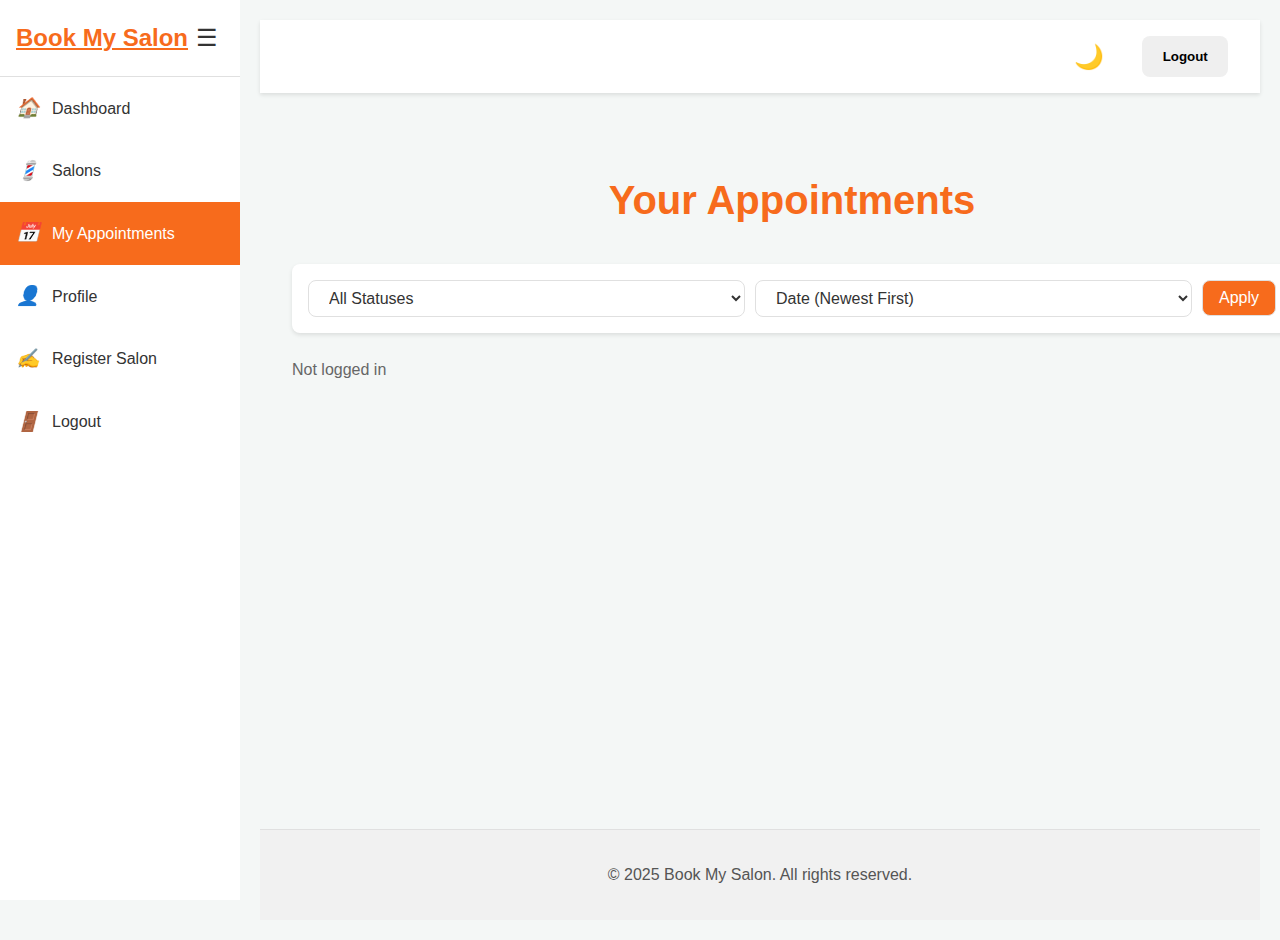
<file: appointments.html>
<!DOCTYPE html>
<html lang="en">
<head>
    <meta charset="UTF-8" />
    <meta name="viewport" content="width=device-width, initial-scale=1.0" />
    <title>My Appointments | Book My Salon</title>
    <link rel="stylesheet" href="global.css">
    <link rel="stylesheet" href="https://cdnjs.cloudflare.com/ajax/libs/font-awesome/6.0.0-beta3/css/all.min.css">
    <style>
        /* appointments.html specific styles */
        /* Theme variables are now exclusively managed in global.css, no duplicates needed here. */
        
        /* Styles for the content container *within* the main-content-area */
        .appointments-container {
            padding: 3rem 2rem; /* Add padding inside the main content area */
            max-width: 1000px;
            margin: 0 auto;
            width: 100%;
        }

        .appointments-container h1 {
            color: var(--accent-primary); /* Uses variable from global.css */
            margin-bottom: 2rem;
            font-size: 2.5rem;
            text-align: center;
        }
        
        .appointment-card {
            background: var(--card-bg); /* Uses variable from global.css */
            padding: 1.5rem;
            border-radius: var(--border-radius); /* Use global variable */
            box-shadow: 0 2px 10px var(--card-shadow); /* Uses variable from global.css */
            margin-bottom: 1rem;
            border-left: 5px solid var(--accent-primary); /* Uses variable from global.css */
            transition: all 0.3s;
        }
        .appointment-card:hover {
            box-shadow: 0 4px 15px var(--card-shadow); /* Uses variable from global.css */
            transform: translateY(-2px);
        }
        .appointment-card h3 {
            margin-top: 0;
            color: var(--text-heading); /* Use global variable */
            display: flex;
            justify-content: space-between;
            align-items: center;
        }
        .appointment-card p {
            color: var(--text-secondary); /* Uses variable from global.css */
            margin: 0.5rem 0;
            font-size: 0.95rem;
        }
        .status-badge {
            display: inline-block;
            padding: 0.3rem 0.8rem;
            border-radius: 20px;
            font-size: 0.85rem;
            font-weight: 600;
            margin-left: 1rem;
        }
        /* Status colors - kept here as requested */
        .status-upcoming { background-color: #4a9eff; color: white; } /* Confirmed/Upcoming */
        .status-pending { background-color: #ffc107; color: #333; } /* For Cash on Service */
        .status-completed { background-color: #4caf50; color: white; }
        .status-cancelled { background-color: #f44336; color: white; }
        
        /* Styles for filter section */
        .filters-sort-section { /* Added basic styling for filters */
            display: flex;
            gap: 10px;
            margin-bottom: 1.5rem;
            flex-wrap: wrap;
            padding: 1rem;
            background-color: var(--card-bg);
            border-radius: var(--border-radius);
            box-shadow: var(--shadow-small);
        }
        .filters-sort-section select,
        .filters-sort-section button {
            padding: 0.5rem 1rem;
            border-radius: var(--border-radius);
            border: 1px solid var(--border-color);
            background-color: var(--input-bg);
            color: var(--text-primary);
        }
        .filters-sort-section button {
            background-color: var(--accent-primary);
            color: var(--button-text);
            cursor: pointer;
        }
        .filters-sort-section button:hover {
             background-color: var(--accent-dark-hover);
        }

        /* Message for no appointments */
        .info-message {
            text-align: center;
            padding: 1rem;
            color: var(--text-secondary);
        }
        .info-message a {
            color: var(--accent-primary);
            text-decoration: none;
            font-weight: bold;
        }
        .info-message a:hover {
            text-decoration: underline;
        }

        /* List container */
        .appointments-list {
             margin-top: 1rem;
        }

        /* Action buttons within cards */
        .appointment-actions {
            margin-top: 1rem;
            display: flex;
            gap: 0.5rem;
            flex-wrap: wrap;
        }
        .appointment-actions button {
            padding: 0.4rem 0.8rem;
            border-radius: var(--border-radius);
            border: none;
            cursor: pointer;
            font-size: 0.85rem;
            transition: background-color 0.2s ease;
        }
        .appointment-actions .cancel-btn {
             background-color: #f44336; /* Red */
             color: white;
        }
        .appointment-actions .cancel-btn:hover {
            background-color: #d32f2f;
        }
        .appointment-actions .rate-btn {
            background-color: #ffc107; /* Amber */
            color: #333;
        }
        .appointment-actions .rate-btn:hover {
             background-color: #ffa000;
        }
         .appointment-actions .view-salon-btn {
            background-color: var(--primary-color); /* Theme primary */
            color: var(--button-text);
        }
        .appointment-actions .view-salon-btn:hover {
            background-color: var(--primary-color-dark);
        }

    </style>
</head>
<body data-theme="light">
    <div class="dashboard-wrapper">
        <aside class="sidebar" id="sidebar">
            <div class="sidebar-header">
                <a href="frontpage.html" class="logo">Book My Salon</a>
                <button class="toggle-btn" id="toggleBtn" title="Toggle Sidebar">☰</button>
            </div>
            <ul>
                <li data-page="dashboard.html"><a href="dashboard.html"><i class="icon-home"></i><span>Dashboard</span></a></li>
                <li data-page="salons.html"><a href="salons.html"><i class="icon-barber"></i><span>Salons</span></a></li>
                <li data-page="appointments.html" class="active"><a href="appointments.html"><i class="icon-calendar"></i><span>My Appointments</span></a></li>
                <li data-page="profile.html"><a href="profile.html"><i class="icon-user"></i><span>Profile</span></a></li>
                <li data-page="salon-register.html"><a href="salon-register.html"><i class="icon-register"></i><span>Register Salon</span></a></li>
                <li data-action="logout"><a href="#"><i class="icon-logout"></i><span>Logout</span></a></li>
            </ul>
        </aside>

        <div class="main-content-area">
            <header class="dashboard-header">
                <div class="header-left">
                    </div>
                <div class="header-right">
                    <button id="themeToggle" class="theme-toggle" title="Toggle Dark/Light Mode">🌙</button>
                     <button id="logoutBtn" class="btn btn-logout" style="margin-left: 1rem;">Logout</button>
                </div>
            </header>

            <main>
                <div class="appointments-container">
                    <h1>Your Appointments</h1>

                    <div class="filters-sort-section">
                        <select id="statusFilter">
                            <option value="">All Statuses</option>
                            <option value="scheduled">Scheduled</option> <option value="completed">Completed</option>
                            <option value="cancelled">Cancelled</option>
                            <option value="pending">Pending</option> </select>
                        <select id="sortBy">
                            <option value="date-desc">Date (Newest First)</option>
                            <option value="date-asc">Date (Oldest First)</option>
                        </select>
                        <button id="applyFilters">Apply</button>
                    </div>

                     <div id="noAppointmentsMessage" class="info-message" style="display: none;">
                        <p>You have no appointments yet. <a href="salons.html">Book one now!</a></p>
                    </div>

                    <div id="appointmentsList" class="appointments-list">
                        </div>

                </div>
            </main>

            <footer>
                <p>&copy; 2025 Book My Salon. All rights reserved.</p>
            </footer>
        </div> </div> <script src="theme-switcher.js"></script>
    <script>
        // === CONFIGURATION ===
        const API_BASE_URL = 'http://localhost:3000'; // Define API base URL here

        /* ===== Safe auth helpers: block auto-redirect, check both token keys =====
           - Prevents accidental navigation to frontpage.html initiated by other scripts
           - Provides a robust token getter that checks both customer and salon tokens
        */
        (function setupFrontpageRedirectGuard() {
            window.__allowFrontpageRedirect = window.__allowFrontpageRedirect || false;
            const origAssign = window.location.assign.bind(window.location);
            const origReplace = window.location.replace.bind(window.location);

            window.location.assign = function(url) {
                try {
                    const s = String(url);
                    if (s.includes('frontpage.html') && !window.__allowFrontpageRedirect) {
                        console.warn('Blocked automatic redirect to frontpage.html:', url);
                        return;
                    }
                } catch (e) {}
                return origAssign(url);
            };

            window.location.replace = function(url) {
                try {
                    const s = String(url);
                    if (s.includes('frontpage.html') && !window.__allowFrontpageRedirect) {
                        console.warn('Blocked automatic replace to frontpage.html:', url);
                        return;
                    }
                } catch (e) {}
                return origReplace(url);
            };
        })();

        // Robust token getter: checks both 'authToken' and 'salonAuthToken' and 'customerToken' for compatibility
        function getAuthToken() {
            return localStorage.getItem('authToken') 
                || localStorage.getItem('customerToken') 
                || localStorage.getItem('salonAuthToken') 
                || localStorage.getItem('salonToken') 
                || localStorage.getItem('token')
                || null;
        }

        // --- AUTH CHECK: NON-INTRUSIVE (no redirect, no alert) ---
        function checkAuth() {
            const token = getAuthToken();
            if (!token) {
                console.warn('Auth check: Token missing. Redirection is DISABLED. Staying on page.');
                // Do not redirect or alert
                return false;
            } else {
                console.log('Auth check: Token found. Length:', token.length);
                return true;
            }
        }
        // Call it once on load (it will not redirect).
        checkAuth();

        // --- UI ELEMENT REFERENCES --- (Get references after auth check)
        const statusFilterSelect = document.getElementById('statusFilter');
        const sortBySelect = document.getElementById('sortBy');
        const applyFiltersBtn = document.getElementById('applyFilters');
        const appointmentsListDiv = document.getElementById('appointmentsList');
        const noAppointmentsMessageDiv = document.getElementById('noAppointmentsMessage');
        const logoutBtn = document.getElementById('logoutBtn'); // Reference the new logout button
        const sidebar = document.getElementById('sidebar'); // Sidebar element
        const toggleBtn = document.getElementById('toggleBtn'); // Sidebar toggle button
        const themeToggleBtn = document.getElementById('themeToggle'); // Theme toggle button

        // --- LOGOUT LOGIC ---
        // Add event listener to the logout button
        logoutBtn.addEventListener('click', () => {
            // Clear both token keys to be safe
            localStorage.removeItem('authToken');
            localStorage.removeItem('salonAuthToken');
            localStorage.removeItem('customerToken');
            localStorage.removeItem('userName'); // Clear user name
            // Allow intentional redirect for logout then navigate
            window.__allowFrontpageRedirect = true;
            window.location.href = 'frontpage.html'; // Redirect to front page
        });

        // --- HELPER FUNCTIONS ---
        // (Helper functions: formatServices, formatDate, formatTime - remain unchanged)
        function formatServices(services) {
             if (Array.isArray(services)) {
                return services.map(s => s.name || s.serviceName).join(', ');
            } else if (typeof services === 'object' && services !== null && services.serviceName) {
                // Handle case where booking.service is an object directly
                return services.serviceName;
            }
            return services || 'N/A';
        }

        function formatDate(dateString) {
            const options = { year: 'numeric', month: 'long', day: 'numeric' };
            try {
                 return new Date(dateString).toLocaleDateString(undefined, options);
            } catch (e) {
                 return "Invalid Date";
            }
        }

        function formatTime(timeString) {
            if (!timeString || !timeString.includes(':')) return "N/A";
            const [hours, minutes] = timeString.split(':').map(Number);
            const date = new Date();
            date.setHours(hours);
            date.setMinutes(minutes);
            return date.toLocaleTimeString(undefined, { hour: '2-digit', minute: '2-digit' });
        }


        // --- UI RENDERING FUNCTIONS ---
        // (renderAppointments function - remains largely unchanged, might need adjustments based on actual API response)
        function renderAppointments(appointmentsToRender) {
            appointmentsListDiv.innerHTML = ''; // Clear previous list

            if (!appointmentsToRender || appointmentsToRender.length === 0) {
                noAppointmentsMessageDiv.style.display = 'block';
                return;
            } else {
                noAppointmentsMessageDiv.style.display = 'none';
            }

            appointmentsToRender.forEach(appointment => {
                const appointmentCard = document.createElement('div');
                const status = (appointment.status || 'Unknown').toLowerCase(); // Normalize status
                appointmentCard.classList.add('appointment-card', status);

                // Determine status badge class based on normalized status
                let statusClass = '';
                if (status === 'confirmed' || status === 'scheduled') { // Treat 'confirmed' as 'scheduled'
                    statusClass = 'status-upcoming';
                } else if (status === 'pending') {
                    statusClass = 'status-pending';
                } else if (status === 'completed') {
                    statusClass = 'status-completed';
                } else if (status === 'cancelled') {
                    statusClass = 'status-cancelled';
                }

                const servicesDisplay = formatServices(appointment.services || appointment.service); // Handle both array and single object
                const totalPrice = appointment.totalPrice || (appointment.service ? appointment.service.price : 0); // Calculate price if needed

                appointmentCard.innerHTML = `
                    <div class="appointment-header">
                        <h3>${appointment.salonName || 'Salon Name Missing'}</h3>
                        <span class="status-badge ${statusClass}">${status.charAt(0).toUpperCase() + status.slice(1)}</span>
                    </div>
                    <div class="appointment-details">
                        <p><strong>Service(s):</strong> ${servicesDisplay}</p>
                        <p><strong>Date:</strong> ${formatDate(appointment.date)}</p>
                        <p><strong>Time:</strong> ${formatTime(appointment.time)}</p>
                        <p><strong>Total Price:</strong> ₹${totalPrice ? totalPrice.toFixed(2) : 'N/A'}</p>
                        <p><strong>Address:</strong> ${appointment.salonAddress || 'Address Not Available'}</p>
                         <p><strong>Payment Method:</strong> ${appointment.paymentMethod ? appointment.paymentMethod.toUpperCase() : 'N/A'}</p>
                    </div>
                    <div class="appointment-actions">
                        ${status === 'scheduled' || status === 'confirmed' ?
                            `<button class="cancel-btn" data-id="${appointment._id}">Cancel Appointment</button>` : ''
                        }
                        ${status === 'completed' ?
                            `<button class="rate-btn" data-id="${appointment._id}">Rate Salon</button>` : ''
                        }
                        <button class="view-salon-btn" data-salon-id="${appointment.salonId}">View Salon</button>
                    </div>
                `;
                appointmentsListDiv.appendChild(appointmentCard);
            });

            addAppointmentCardEventListeners(); // Attach listeners after rendering
        }

        // (addAppointmentCardEventListeners function - remains unchanged)
         function addAppointmentCardEventListeners() {
            document.querySelectorAll('.cancel-btn').forEach(button => {
                button.addEventListener('click', (e) => {
                    const appointmentId = e.target.dataset.id;
                    if (confirm('Are you sure you want to cancel this appointment?')) {
                        cancelAppointment(appointmentId);
                    }
                });
            });

            document.querySelectorAll('.rate-btn').forEach(button => {
                button.addEventListener('click', (e) => {
                    const appointmentId = e.target.dataset.id;
                    alert(`Rating functionality for appointment ${appointmentId} coming soon!`);
                });
            });

            document.querySelectorAll('.view-salon-btn').forEach(button => {
                button.addEventListener('click', (e) => {
                    const salonId = e.target.dataset.salonId;
                    if (salonId && salonId !== 'undefined') { // Check if salonId is valid
                        window.location.href = `salon-details.html?id=${salonId}`;
                    } else {
                         alert('Salon details are currently unavailable.');
                    }
                });
            });
        }

        // --- DATA FETCHING AND MANIPULATION LOGIC ---
        // Function to fetch appointments from the backend
        async function fetchAppointments() {
            appointmentsListDiv.innerHTML = '<p>Loading appointments...</p>'; // Show loading state
            noAppointmentsMessageDiv.style.display = 'none';

            // Use robust token getter that accepts customer or salon token
            const token = getAuthToken();
            if (!token) {
                console.warn('fetchAppointments: No auth token available. Aborting fetch.');
                appointmentsListDiv.innerHTML = '<p style="color: #666;">Not logged in</p>';
                noAppointmentsMessageDiv.style.display = 'none';
                return;
            }

            const status = statusFilterSelect.value;
            const sortBy = sortBySelect.value;

            // Construct API URL with query parameters for filtering and sorting
            let url = new URL(`${API_BASE_URL}/api/bookings/my-appointments`); // Endpoint for user's appointments
            if (status) url.searchParams.append('status', status);
            if (sortBy) url.searchParams.append('sort', sortBy);

            try {
                const response = await fetch(url, {
                    method: 'GET',
                    headers: {
                        'Authorization': `Bearer ${token}`, // Send JWT token for authentication
                        'Content-Type': 'application/json'
                    }
                });

                if (response.ok) {
                    const data = await response.json();
                    if (data.success && Array.isArray(data.bookings)) {
                        renderAppointments(data.bookings); // Render fetched appointments
                    } else {
                        throw new Error(data.message || 'Failed to load appointments data.');
                    }
                } else if (response.status === 401 || response.status === 403) {
                     // Handle unauthorized access (e.g., expired token)
                     // Do NOT alert or redirect; just log a warning and clear stored tokens
                     console.warn('fetchAppointments: Unauthorized (401/403). Token may be invalid or expired.');
                     localStorage.removeItem('authToken');
                     localStorage.removeItem('salonAuthToken');
                     appointmentsListDiv.innerHTML = '<p style="color: #666;">Session expired or unauthorized.</p>';
                     return;
                }
                 else {
                     throw new Error(`API Error: ${response.statusText}`);
                }
            } catch (error) {
                console.error('Error fetching appointments:', error);
                appointmentsListDiv.innerHTML = `<p style="color: red;">Could not load appointments: ${error.message}</p>`;
                noAppointmentsMessageDiv.style.display = 'none';
            }
        }

        // Function to handle appointment cancellation
        async function cancelAppointment(appointmentId) {
            // Use robust token getter that accepts customer or salon token
             const token = getAuthToken();
            if (!token) {
                console.warn('cancelAppointment: No auth token available. Aborting cancellation.');
                return;
            }

            try {
                 // Endpoint might be something like PATCH /api/bookings/:id/cancel
                 const response = await fetch(`${API_BASE_URL}/api/bookings/${appointmentId}/cancel`, {
                    method: 'PATCH', // Or PUT, depending on your backend design
                    headers: {
                        'Authorization': `Bearer ${token}`,
                        'Content-Type': 'application/json'
                    }
                });

                const data = await response.json();

                if (response.ok && data.success) {
                    alert('Appointment cancelled successfully!');
                    fetchAppointments(); // Refresh the list
                } else {
                    throw new Error(data.message || 'Failed to cancel appointment.');
                }
            } catch (error) {
                 console.error('Error cancelling appointment:', error);
                 alert(`Could not cancel appointment: ${error.message}`);
            }
        }

        // --- INITIALIZATION AND EVENT LISTENERS ---
        // Run on page load
        document.addEventListener('DOMContentLoaded', () => {
            // --- Sidebar and Theme Setup ---
            // (Sidebar toggle logic for desktop remains the same)
            if (toggleBtn && sidebar) {
                toggleBtn.addEventListener('click', () => {
                    sidebar.classList.toggle('collapsed');
                    document.body.classList.toggle('sidebar-collapsed');
                });
            }

            // (Theme toggle logic remains the same)
            if (themeToggleBtn) {
                themeToggleBtn.addEventListener('click', () => {
                    const currentTheme = document.body.getAttribute('data-theme');
                    const newTheme = currentTheme === 'dark' ? 'light' : 'dark';
                    document.body.setAttribute('data-theme', newTheme);
                    localStorage.setItem('theme', newTheme);
                    themeToggleBtn.textContent = newTheme === 'dark' ? '☀️' : '🌙';
                });
            }
            const storedTheme = localStorage.getItem('theme') || 'light';
            document.body.setAttribute('data-theme', storedTheme);
            if (themeToggleBtn) {
                themeToggleBtn.textContent = storedTheme === 'dark' ? '☀️' : '🌙';
            }

            // --- Sidebar Active State ---
            // Set the 'active' class on the correct sidebar item for the current page
             const currentPage = 'appointments.html'; // This page is appointments.html
            document.querySelectorAll('.sidebar li').forEach(li => {
                 li.classList.remove('active'); // Remove active class from all first
                if (li.getAttribute('data-page') === currentPage) {
                     li.classList.add('active'); // Add active class to the current page's item
                }
            });

             // --- Initial Data Load --- (will no longer redirect if token missing)
             fetchAppointments(); // Fetch appointments when the page loads

             // --- Add Event Listeners for Filters ---
             applyFiltersBtn.addEventListener('click', fetchAppointments); // Re-fetch when Apply is clicked
             statusFilterSelect.addEventListener('change', fetchAppointments); // Optionally re-fetch on change
             sortBySelect.addEventListener('change', fetchAppointments); // Optionally re-fetch on change
        });

        // --- Mobile Sidebar Logic --- (Add this if needed for consistency)
        document.addEventListener('DOMContentLoaded', () => {
            // (Include the mobile sidebar toggle and overlay logic from salons.html if needed)
            const sidebar = document.getElementById('sidebar');
            const sidebarToggle = document.getElementById('toggleBtn'); // Use the same toggle button ID
            const body = document.body;

             if (window.innerWidth <= 768) {
                sidebar.classList.add('collapsed'); // Start collapsed on mobile

                sidebarToggle.addEventListener('click', (e) => {
                    // Prevent desktop toggle logic if already handled
                    e.stopPropagation(); // Stop event from bubbling if handled here
                    sidebar.classList.toggle('active'); // Use 'active' for mobile show/hide
                    body.classList.toggle('sidebar-active'); // For overlay
                });

                // Close sidebar when clicking outside (on the overlay)
                body.addEventListener('click', (event) => {
                    if (body.classList.contains('sidebar-active') &&
                        !sidebar.contains(event.target) &&
                        !sidebarToggle.contains(event.target)) {
                        sidebar.classList.remove('active');
                        body.classList.remove('sidebar-active');
                    }
                });
            } else {
                 // Ensure desktop toggle works if not mobile
                sidebarToggle.addEventListener('click', () => {
                     sidebar.classList.toggle('collapsed');
                     body.classList.toggle('sidebar-collapsed');
                });
            }
        });
    </script>
</body>
</html>
</file>
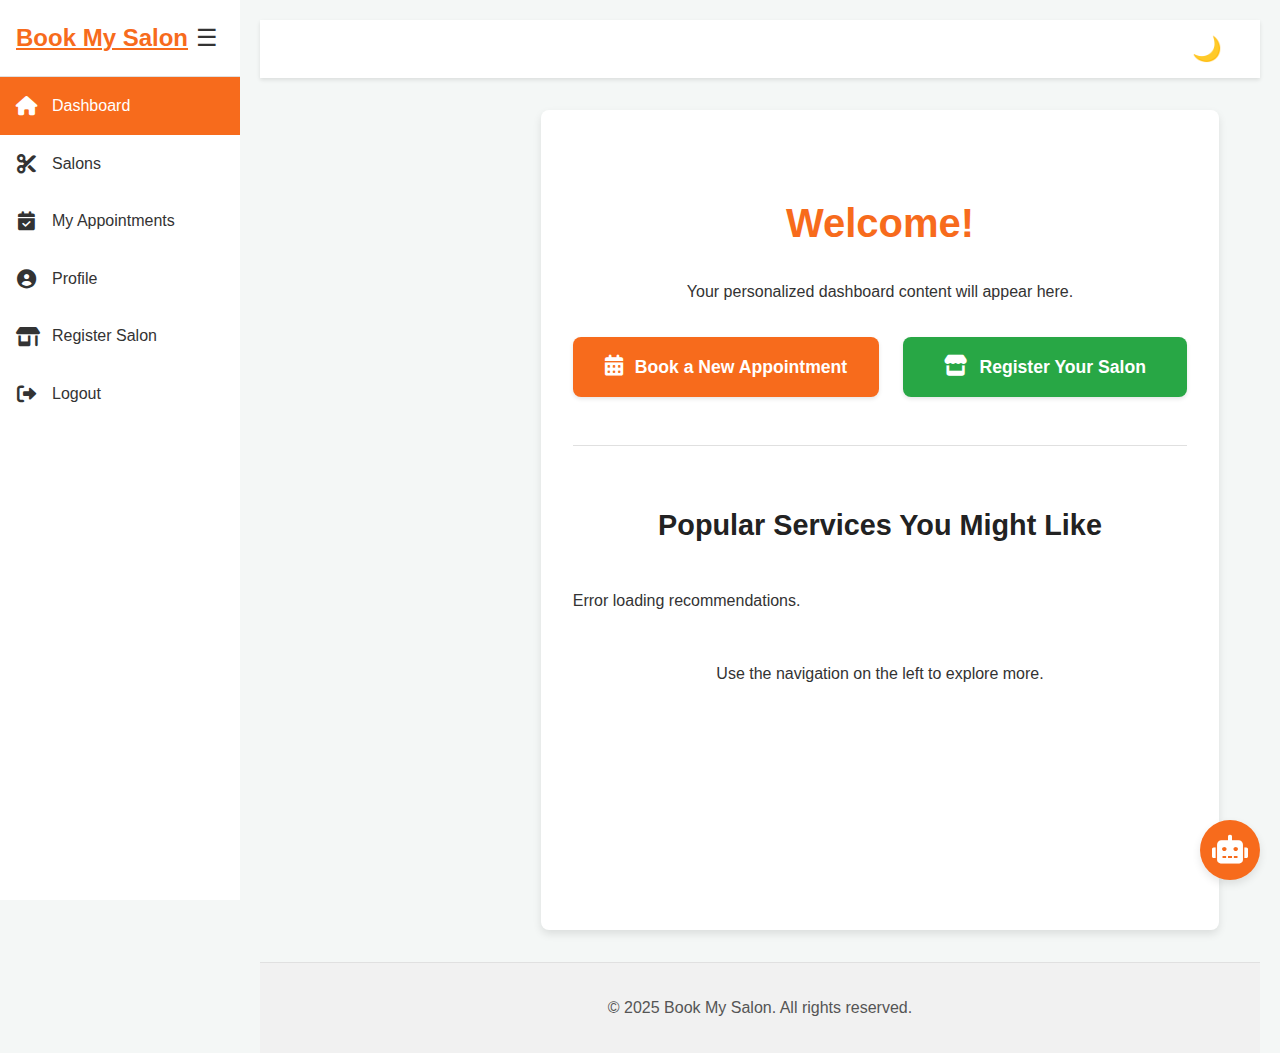
<file: dashboard.html>
<!DOCTYPE html>
<html lang="en">
<head>
    <meta charset="UTF-8" />
    <meta name="viewport" content="width=device-width, initial-scale=1.0" />
    <title>Dashboard | Book My Salon</title>
    <link rel="stylesheet" href="global.css">
    <link rel="stylesheet" href="https://cdnjs.cloudflare.com/ajax/libs/font-awesome/6.0.0-beta3/css/all.min.css">

    <style>
        /*
         * NOTE: It's generally better to move these to global.css if they are common
         * or to a dashboard.css if specific only to this page and complex.
         * For now, keeping here as requested, but minimal.
         */

        /* Styles for the main content area */
        main {
            margin-left: 240px; /* Default margin to accommodate the expanded sidebar */
            transition: margin-left 0.3s ease; /* Smooth transition for sidebar expand/collapse */
            flex: 1; /* Allows main to take available space in a flex container */
            padding: 2rem; /* Padding around the main content */
            display: flex; /* Using flexbox for layout within main */
            flex-direction: column; /* Stacks children vertically */
            min-height: calc(100vh - 80px); /* Ensures main takes up most of the viewport height,
                                                accounting for header/footer (assuming 40px each) */
        }

        /* Adjust main content margin when the sidebar is collapsed */
        body.sidebar-collapsed main {
            margin-left: 60px; /* Reduced margin for collapsed sidebar */
        }

        /* Adjust main content for mobile screens (sidebar hidden or overlayed) */
        @media (max-width: 768px) {
            main {
                margin-left: 0; /* No margin on mobile when sidebar is not active */
                padding: 1rem; /* Reduced padding for smaller screens */
            }
            body.sidebar-active main {
                /* When sidebar is open on mobile, main content might be pushed or covered.
                   This specific styling is often handled by an overlay in global.css,
                   rather than direct margin adjustments on 'main'. */
            }
        }

        /* Styling for the central dashboard content section */
        .dashboard-content {
            text-align: center; /* Centers text and inline-block elements */
            padding: 3rem 2rem; /* Generous padding inside the content card */
            background: var(--card-bg); /* Background color from CSS variables */
            border-radius: var(--border-radius); /* Rounded corners from CSS variables */
            box-shadow: var(--shadow-medium); /* Medium shadow for depth from CSS variables */
            max-width: 800px; /* Limits the maximum width of the content */
            margin: 0 auto; /* Centers the block horizontally */
            flex-grow: 1; /* Allows this section to grow and push the footer down */
        }

        /* Styling for the main heading in the dashboard content */
        .dashboard-content h2 {
            font-size: 2.5rem; /* Large font size for prominent heading */
            margin-bottom: 1.5rem; /* Space below the heading */
            color: var(--accent-primary); /* Primary accent color from CSS variables */
        }

        /* Styling for the container holding primary action buttons */
        .action-buttons-container {
            display: flex; /* Uses flexbox for button layout */
            flex-wrap: wrap; /* Allows buttons to wrap to the next line on smaller screens */
            justify-content: center; /* Centers the buttons horizontally */
            gap: 1.5rem; /* Space between the buttons */
            margin-top: 2rem; /* Space above the button container */
            margin-bottom: 2rem; /* Space below the button container */
        }

        /* Base styling for all action buttons */
        .action-button {
            padding: 1rem 2rem; /* Padding inside the button */
            border: none; /* No border */
            border-radius: var(--border-radius); /* Rounded corners */
            font-weight: bold; /* Bold text */
            cursor: pointer; /* Changes cursor to a pointer on hover */
            transition: all 0.3s ease; /* Smooth transition for hover effects */
            text-decoration: none; /* Removes underline for anchor tags used as buttons */
            color: white; /* Default text color */
            font-size: 1.1rem; /* Font size for button text */
            min-width: 220px; /* Ensures buttons have a minimum width */
            text-align: center; /* Centers text within the button */
            display: inline-flex; /* Allows icon and text to align nicely */
            align-items: center; /* Vertically aligns icon and text */
            justify-content: center; /* Horizontally aligns icon and text */
        }

        /* Styling for icons within action buttons */
        .action-button i {
            margin-right: 0.75rem; /* Space between the icon and button text */
            font-size: 1.3rem; /* Slightly larger font size for icons */
        }

        /* Specific styling for the primary action button */
        .action-button.primary {
            background-color: var(--accent-primary); /* Primary accent color for background */
            color: white; /* White text color */
            box-shadow: var(--shadow-small); /* Small shadow */
        }

        /* Hover effect for the primary action button */
        .action-button.primary:hover {
            background-color: var(--accent-dark); /* Darker accent on hover */
            transform: translateY(-2px); /* Lifts the button slightly */
            box-shadow: var(--shadow-medium); /* Larger shadow on hover */
        }

        /* Specific styling for the secondary action button (e.g., Register Salon) */
        .action-button.secondary {
            background-color: #28a745; /* A standard green color */
            color: white; /* White text color */
            box-shadow: var(--shadow-small); /* Small shadow */
        }

        /* Hover effect for the secondary action button */
        .action-button.secondary:hover {
            background-color: #218838; /* Darker green on hover */
            transform: translateY(-2px); /* Lifts the button slightly */
            box-shadow: var(--shadow-medium); /* Larger shadow on hover */
        }


        /* --- NEW CSS FOR RECOMMENDATIONS --- */
        .recommendations-section {
            margin-top: 3rem; /* Space above the recommendations section */
            text-align: left; /* Aligns text to the left */
            border-top: 1px solid var(--border-color); /* Top border for separation */
            padding-top: 2rem; /* Padding above the content in this section */
        }
        /* Styling for the heading within the recommendations section */
        .recommendations-section h2 {
            font-size: 1.8rem; /* Font size for the heading */
            color: var(--text-heading); /* Heading text color from CSS variables */
            margin-bottom: 1.5rem; /* Space below the heading */
            text-align: center; /* Centers the heading */
        }
        /* Grid layout for displaying service recommendation cards */
        .services-grid {
            display: grid; /* Uses CSS Grid for layout */
            grid-template-columns: repeat(auto-fill, minmax(200px, 1fr)); /* Responsive columns,
                                                                                at least 200px wide */
            gap: 1.5rem; /* Space between grid items (service cards) */
        }
        /* Styling for individual service recommendation cards */
        .service-card-rec {
            background: var(--bg-secondary); /* Secondary background color from CSS variables */
            border-radius: var(--border-radius); /* Rounded corners */
            padding: 1.5rem; /* Padding inside the card */
            box-shadow: var(--shadow-small); /* Small shadow */
            transition: all 0.3s ease; /* Smooth transition for hover effects */
            text-align: left; /* Ensures text is left-aligned within the card */
            border: 1px solid var(--border-color); /* Added border for better separation */
        }
        /* Hover effect for service recommendation cards */
        .service-card-rec:hover {
            transform: translateY(-3px); /* Lifts the card slightly */
            box-shadow: var(--shadow-medium); /* Larger shadow on hover */
        }
        /* Styling for service name in the recommendation card */
        .service-card-rec h3 {
            font-size: 1.2rem; /* Font size for service name */
            color: var(--accent-primary); /* Primary accent color */
            margin-top: 0; /* No top margin */
            margin-bottom: 0.5rem; /* Space below service name */
        }
        /* Styling for service details (price, bookings) in the recommendation card */
        .service-card-rec p {
            font-size: 1rem; /* Standard font size */
            color: var(--text-secondary); /* Secondary text color */
            margin-bottom: 0.5rem; /* Space below paragraphs */
        }
        /* --- END NEW CSS --- */

        /* --- NEW CSS FOR CHATBOT TOGGLE (ROBOT ICON) --- */
        /* Styling for the floating chatbot bubble icon */
        .chatbot-bubble {
            position: fixed; /* Fixed position relative to the viewport */
            bottom: 20px; /* 20px from the bottom */
            right: 20px; /* 20px from the right */
            width: 60px; /* Fixed width */
            height: 60px; /* Fixed height */
            background-color: var(--accent-primary); /* Primary accent color */
            color: white; /* White icon color */
            border-radius: 50%; /* Makes it a perfect circle */
            display: flex; /* Uses flexbox for centering the icon */
            justify-content: center; /* Centers icon horizontally */
            align-items: center; /* Centers icon vertically */
            font-size: 1.8rem; /* Font size for the icon (adjusted for robot) */
            cursor: pointer; /* Changes cursor to a pointer on hover */
            box-shadow: var(--shadow-medium); /* Medium shadow */
            z-index: 1000; /* Ensures it stays on top of most content */
            transition: transform 0.2s ease, background-color 0.3s ease; /* Smooth transitions */
        }

        /* Hover effect for the chatbot bubble */
        .chatbot-bubble:hover {
            transform: scale(1.05); /* Slightly enlarges the bubble */
            background-color: var(--accent-dark); /* Darker accent on hover */
        }

        /* Specific styling for the Font Awesome robot icon */
        .chatbot-bubble .fas.fa-robot {
            font-size: 1.8rem; /* Explicit font size for the robot icon */
        }

        /* Styling for the chatbot window itself */
        .chatbot-window {
            position: fixed; /* Fixed position */
            bottom: 90px; /* Above the chatbot bubble */
            right: 20px; /* Aligned with the bubble */
            width: 350px; /* Fixed width */
            height: 500px; /* Fixed height */
            background-color: var(--card-bg); /* Background color from CSS variables */
            border-radius: var(--border-radius); /* Rounded corners */
            box-shadow: var(--shadow-large); /* Large shadow for prominence */
            display: flex; /* Uses flexbox for internal layout */
            flex-direction: column; /* Stacks header, messages, input vertically */
            z-index: 999; /* Below the bubble, but above main content */
            overflow: hidden; /* Hides content that overflows (e.g., rounded corners) */
            transform: translateY(10px) scale(0.95); /* Initial state: slightly down, smaller */
            opacity: 0; /* Initially invisible */
            pointer-events: none; /* Prevents interaction when closed */
            transition: all 0.3s ease-in-out; /* Smooth open/close animation */
        }

        /* State when the chatbot window is open */
        .chatbot-window.open {
            transform: translateY(0) scale(1); /* Moves to original position and full size */
            opacity: 1; /* Fully visible */
            pointer-events: auto; /* Allows interaction */
        }

        /* Styling for the chatbot header */
        .chatbot-header {
            background-color: var(--accent-primary); /* Primary accent background */
            color: white; /* White text color */
            padding: 15px; /* Padding inside the header */
            border-top-left-radius: var(--border-radius); /* Matches window border radius */
            border-top-right-radius: var(--border-radius); /* Matches window border radius */
            display: flex; /* Uses flexbox for title and close button */
            justify-content: space-between; /* Puts space between title and close button */
            align-items: center; /* Vertically aligns title and close button */
        }

        /* Styling for the chatbot header title */
        .chatbot-header h3 {
            margin: 0; /* No margin for the heading */
            font-size: 1.2rem; /* Font size for the title */
        }

        /* Styling for the chatbot close button */
        .chatbot-header .close-btn {
            background: none; /* No background */
            border: none; /* No border */
            color: white; /* White text color */
            font-size: 1.5rem; /* Large font size for 'X' */
            cursor: pointer; /* Changes cursor to pointer */
        }

        /* Styling for the chatbot messages container */
        .chatbot-messages {
            flex-grow: 1; /* Allows message area to take available space */
            padding: 15px; /* Padding inside the message area */
            overflow-y: auto; /* Enables vertical scrolling if content overflows */
            background-color: var(--bg-secondary); /* Secondary background color */
            border-bottom: 1px solid var(--border-color); /* Bottom border for separation */
        }

        /* Base styling for individual chat messages */
        .chatbot-message {
            margin-bottom: 10px; /* Space between messages */
            max-width: 80%; /* Limits message width to 80% of container */
            padding: 10px 15px; /* Padding inside the message bubble */
            border-radius: 15px; /* Rounded corners for message bubbles */
            word-wrap: break-word; /* Prevents long words from overflowing */
        }

        /* Styling for user's messages */
        .chatbot-message.user {
            background-color: var(--accent-light); /* Light accent background */
            color: var(--text-color); /* Standard text color */
            margin-left: auto; /* Pushes user messages to the right */
            border-bottom-right-radius: 2px; /* Small radius on the bottom-right for a pointed look */
        }

        /* Styling for bot's messages */
        .chatbot-message.bot {
            background-color: var(--primary-color); /* Primary color background */
            color: white; /* White text color */
            margin-right: auto; /* Pushes bot messages to the left */
            border-bottom-left-radius: 2px; /* Small radius on the bottom-left for a pointed look */
        }
        
        /* Specific styling for bot recommendation messages */
        .chatbot-message.bot.recommendation-message {
            background-color: var(--bg-primary); /* Different background for recommendations */
            color: var(--text-color); /* Standard text color */
            border: 1px solid var(--border-color); /* Border for emphasis */
        }
        /* Specific styling for bot messages that contain action buttons (e.g., Yes/No for navigation) */
        .chatbot-message.bot.action-prompt {
            background-color: var(--bg-primary); /* Light background for prompts */
            color: var(--text-color);
            border: 1px solid var(--border-color);
        }

        /* --- START: NEW CSS FOR DEMO SALON BUTTONS (MARPU 1) --- */
        /* Styling for buttons that represent salon choices within the chatbot */
        .salon-choice-btn {
            display: block; /* Makes the button take full width */
            width: 100%; /* Fits within the message bubble */
            background-color: var(--primary-color); /* Primary color background */
            color: var(--button-text-color, white); /* White text, with fallback */
            border: none; /* No border */
            border-radius: 8px; /* Slightly rounded corners */
            padding: 12px; /* Padding inside the button */
            margin: 5px 0; /* Vertical space between buttons */
            cursor: pointer; /* Pointer cursor */
            text-align: left; /* Aligns text to the left */
            transition: background-color 0.2s ease; /* Smooth background transition */
        }

        /* Hover effect for salon choice buttons */
        .salon-choice-btn:hover {
            background-color: var(--primary-color-dark, #0056b3); /* Darker primary color on hover */
        }

        /* Styling for small text (e.g., rating, address) within salon choice buttons */
        .salon-choice-btn small {
            display: block; /* Makes it a block element for new line */
            margin-top: 5px; /* Space above the small text */
            color: var(--button-text-color, white); /* White text color */
            opacity: 0.9; /* Slightly transparent */
        }

        /* Styling for chatbot action buttons (e.g., Yes/No for navigation) */
        .chatbot-action-btn {
            background-color: var(--accent-primary);
            color: white;
            border: none;
            border-radius: var(--border-radius);
            padding: 8px 12px;
            margin: 5px;
            cursor: pointer;
            transition: background-color 0.2s ease;
        }

        .chatbot-action-btn:hover {
            background-color: var(--accent-dark);
        }
        /* --- END: NEW CSS FOR DEMO SALON BUTTONS --- */


        /* Styling for the chatbot input area */
        .chatbot-input {
            display: flex; /* Uses flexbox for input field and send button */
            padding: 10px 15px; /* Padding around the input area */
            border-top: 1px solid var(--border-color); /* Top border for separation */
            background-color: var(--card-bg); /* Background color */
        }

        /* Styling for the chat input text field */
        .chatbot-input input {
            flex-grow: 1; /* Allows the input field to take available space */
            padding: 8px 12px; /* Padding inside the input */
            border: 1px solid var(--border-color); /* Border around the input */
            border-radius: var(--border-radius); /* Rounded corners */
            margin-right: 10px; /* Space between input and send button */
            font-size: 1rem; /* Standard font size */
            background-color: var(--bg-primary); /* Primary background color */
            color: var(--text-color); /* Standard text color */
        }
        /* Focus effect for the chat input field */
        .chatbot-input input:focus {
            outline: none; /* Removes default outline */
            border-color: var(--accent-primary); /* Changes border color to accent primary */
            box-shadow: 0 0 0 2px rgba(var(--accent-primary-rgb), 0.2); /* Light shadow on focus */
        }

        /* Styling for the chatbot send button */
        .chatbot-input button {
            background-color: var(--accent-primary); /* Primary accent background */
            color: white; /* White text color */
            border: none; /* No border */
            border-radius: var(--border-radius); /* Rounded corners */
            padding: 8px 15px; /* Padding inside the button */
            cursor: pointer; /* Pointer cursor */
            transition: background-color 0.3s ease; /* Smooth background transition */
        }

        /* Hover effect for the chatbot send button */
        .chatbot-input button:hover {
            background-color: var(--accent-dark); /* Darker accent on hover */
        }

        /* Styling for recommendation lists within the chatbot */
        .chatbot-recommendations-list .service-card-rec {
            margin-bottom: 10px; /* Space between recommendation cards */
            border: 1px solid var(--border-color); /* Border for each card */
            background: var(--bg-primary); /* Primary background color */
        }
        /* --- END NEW CSS FOR CHATBOT --- */

        /* Responsive adjustments for button container */
        @media (max-width: 600px) {
            .action-buttons-container {
                flex-direction: column; /* Stacks buttons vertically on small screens */
                gap: 1rem; /* Reduced gap between buttons */
            }
            .action-button {
                width: 90%; /* Makes buttons take 90% width */
                margin-left: auto; /* Centers buttons horizontally */
                margin-right: auto;
            }
        }
    </style>
</head>

<body data-theme="light">
    <div class="dashboard-wrapper">
        <aside class="sidebar" id="sidebar">
            <div class="sidebar-header">
                <a href="frontpage.html" class="logo">Book My Salon</a>
                <button class="toggle-btn" id="toggleBtn" title="Toggle Sidebar">☰</button>
            </div>
            <ul>
                <li data-page="dashboard.html"><a href="dashboard.html"><i class="fas fa-home"></i><span>Dashboard</span></a></li>
                <li data-page="salons.html"><a href="salons.html"><i class="fas fa-cut"></i><span>Salons</span></a></li>
                <li data-page="appointments.html"><a href="appointments.html"><i class="fas fa-calendar-check"></i><span>My Appointments</span></a></li>
                <li data-page="profile.html"><a href="profile.html"><i class="fas fa-user-circle"></i><span>Profile</span></a></li>
                <li data-page="salon-register.html"><a href="salon-register.html"><i class="fas fa-store-alt"></i><span>Register Salon</span></a></li>
                <li data-action="logout"><a href="#"><i class="fas fa-sign-out-alt"></i><span>Logout</span></a></li>
            </ul>
        </aside>

        <div class="main-content-area">
            <header class="dashboard-header">
                <div class="header-left">
                    </div>
                <div class="header-right">
                    <button id="themeToggle" class="theme-toggle" title="Toggle Dark/Light Mode">🌙</button>
                </div>
            </header>

            <main>
                <section class="dashboard-content">
                    <!-- Initial heading set to a neutral default; script will replace if localStorage has userName -->
                    <h2 id="userName">Welcome!</h2>
                    <p>Your personalized dashboard content will appear here.</p>
                    
                    <div class="action-buttons-container">
                        <a href="salons.html" class="action-button primary">
                            <i class="fas fa-calendar-alt"></i> Book a New Appointment
                        </a>
                        <a href="salon-register.html" class="action-button secondary">
                            <i class="fas fa-store"></i> Register Your Salon
                        </a>
                    </div>
                    
                    <section class="recommendations-section">
                        <h2>Popular Services You Might Like</h2>
                        <div id="popularServicesContainer" class="services-grid">
                            <p>Loading recommendations...</p>
                        </div>
                    </section>
                    <p style="margin-top: 2rem;">Use the navigation on the left to explore more.</p>
                </section>
            </main>

            <footer>
                <p>&copy; 2025 Book My Salon. All rights reserved.</p>
            </footer>
        </div>
    </div> 

    <div class="chatbot-bubble" id="chatbotBubble">
        <i class="fas fa-robot"></i>
    </div>

    <div class="chatbot-window" id="chatbotWindow">
        <div class="chatbot-header">
            <h3>Salon AI Assistant</h3>
            <button class="close-btn" id="closeChatbot">&times;</button>
        </div>
        <div class="chatbot-messages" id="chatbotMessages">
            <div class="chatbot-message bot">Hello! How can I assist you today? Try typing "recommend services" or "find salons near me".</div>
        </div>
        <div class="chatbot-input">
            <input type="text" id="chatInput" placeholder="Type your message..." />
            <button id="sendChatBtn">Send</button>
        </div>
    </div>
    <script src="theme-switcher.js"></script>
    <script>
        // === CONFIGURATION ===
        const API_BASE_URL = 'http://localhost:3000'; // Base URL for API calls

        // --- START: CHATBOT DEMO SALON DATA (MODIFIED - REDUCED TO 3 SALONS) ---
        const chatbotDemoSalons = [
            {
                id: 'demo1',
                name: 'Option The Salon',
                address: 'Plot 2, VIP Road, Raipur',
                rating: 4.5,
                services: [ { name: 'Haircut', price: 250 }, { name: 'Facial', price: 800 } ]
            },
            {
                id: 'demo6',
                name: 'Urban Edge Salon',
                address: 'Sector 27, Central Avenue, Naya Raipur',
                rating: 4.7,
                services: [ { name: 'Haircut', price: 300 }, { name: 'Beard Trim', price: 200 } ]
            },
            {
                id: 'demo11',
                name: 'Luxury Spa & Salon',
                address: 'VIP Road, Shankar Nagar, Raipur',
                rating: 4.9,
                services: [ { name: 'Full Body Spa', price: 3000 }, { name: 'Hair Color', price: 2000 } ]
            }
        ];

        async function loadPopularServices() {
            const container = document.getElementById('popularServicesContainer');
            if (!container) return;

            try {
                const response = await fetch(`${API_BASE_URL}/api/salons/popular-services`);
                const data = await response.json();

                if (response.ok && data.success && data.services.length > 0) {
                    container.innerHTML = '';
                    data.services.forEach(service => {
                        const card = document.createElement('div');
                        card.className = 'service-card-rec';
                        card.innerHTML = `
                            <h3>${service.name}</h3>
                            <p>Price: ₹${service.price}</p>
                            <p>Booked ${service.count} times!</p>
                        `;
                        container.appendChild(card);
                    });
                } else {
                    container.innerHTML = '<p>No popular services to display at this time.</p>';
                }
            } catch (error) {
                console.error('Error loading popular services:', error);
                container.innerHTML = '<p>Error loading recommendations.</p>';
            }
        }

        // CHATBOT LOGIC
        const chatbotBubble = document.getElementById('chatbotBubble');
        const chatbotWindow = document.getElementById('chatbotWindow');
        const closeChatbotBtn = document.getElementById('closeChatbot');
        const chatInput = document.getElementById('chatInput');
        const sendChatBtn = document.getElementById('sendChatBtn');
        const chatbotMessages = document.getElementById('chatbotMessages');

        function toggleChatbot() {
            chatbotWindow.classList.toggle('open');
        }

        function addMessage(message, sender, type = '') {
            const messageDiv = document.createElement('div');
            messageDiv.className = `chatbot-message ${sender} ${type}`;
            messageDiv.innerHTML = message;
            chatbotMessages.appendChild(messageDiv);
            chatbotMessages.scrollTop = chatbotMessages.scrollHeight;
        }

        function addSalonChoiceButton(salon) {
            const messageElement = document.createElement('div');
            messageElement.className = 'chatbot-message bot';
            messageElement.innerHTML = `
                <button class="salon-choice-btn" data-id="${salon.id}" data-name="${salon.name}">
                    <strong>${salon.name}</strong>
                    <small>⭐ ${salon.rating || 'N/A'} | ${salon.address}</small>
                </button>
            `;
            chatbotMessages.appendChild(messageElement);
            chatbotMessages.scrollTop = chatbotMessages.scrollHeight;
        }

        function showDemoSalonFallback(message) {
            if (chatbotDemoSalons.length > 0) {
                addMessage(message, 'bot');
                chatbotDemoSalons.forEach(salon => addSalonChoiceButton(salon));
            } else {
                addMessage('<p>Sorry, I couldn\'t find any registered salons within 10km of your location.</p>', 'bot');
            }
        }

        async function getBotResponse(userMessage) {
            let botResponse = "I'm sorry, I don't understand that. You can try 'recommend services' or 'find salons near me'.";
            let botMessageType = 'bot';

            const lowerUserMessage = userMessage.toLowerCase();

            if (lowerUserMessage.includes("near me") || lowerUserMessage.includes("nearby") || lowerUserMessage.includes("find salons")) {
                botMessageType = 'bot recommendation-message';
                addMessage("Okay, trying to find salons near you. Please allow location access if prompted.", 'bot');

                if (navigator.geolocation) {
                    navigator.geolocation.getCurrentPosition(async (position) => {
                        const lat = position.coords.latitude;
                        const lon = position.coords.longitude;

                        addMessage(`Your location: Lat ${lat.toFixed(2)}, Lon ${lon.toFixed(2)}. Searching...`, 'bot');

                        try {
                            const response = await fetch(`${API_BASE_URL}/api/salons/near-me?lat=${lat}&lon=${lon}`);
                            const data = await response.json();

                            if (response.ok && data.success && data.salons.length > 0) {
                                const salonsHtml = data.salons.map(salon => `
                                    <div class="service-card-rec">
                                        <h3>${salon.salonName}</h3>
                                        <p>${salon.address}</p>
                                        <p>Distance: ${salon.distance ? salon.distance.toFixed(2) + ' km' : 'N/A'}</p>
                                        <a href="salon-details.html?id=${salon._id}" class="chatbot-action-btn" style="text-decoration: none;">View Details</a>
                                    </div>
                                `).join('');
                                botResponse = `<p>Here are the 5 closest salons I found:</p><div class="chatbot-recommendations-list">${salonsHtml}</div>`;
                                addMessage(botResponse, botMessageType);
                            } else {
                                showDemoSalonFallback('<p>Sorry, I couldn\'t find any registered salons nearby. Here are some popular demo salons instead:</p>');
                            }
                        } catch (error) {
                            console.error('Error fetching nearby salons for chatbot:', error);
                            showDemoSalonFallback('<p>Sorry, I had trouble searching for nearby salons. Here are some popular demo salons instead:</p>');
                        }
                    }, (error) => {
                        console.error('Geolocation error:', error.message);
                        let errorMessage = "I couldn't get your location. Please ensure you allow location access in your browser settings.";
                        if (error.code === error.PERMISSION_DENIED) {
                            errorMessage = "You denied location access. To find salons near you, please enable location services for this site in your browser settings.";
                        }
                        showDemoSalonFallback(errorMessage + ' In the meantime, here are some popular demo salons:');
                    });
                } else {
                    addMessage("Sorry, your browser does not support Geolocation.", 'bot');
                }
                return;
            } else if (lowerUserMessage.includes("hello") || lowerUserMessage.includes("hi")) {
                botResponse = "Hello there! How can I help you today?";
            } else if (lowerUserMessage.includes("recommend services") || lowerUserMessage.includes("suggest services") || lowerUserMessage.includes("popular")) {
                botMessageType = 'bot recommendation-message';
                addMessage("Sure, fetching popular services for you...", 'bot');

                try {
                    const response = await fetch(`${API_BASE_URL}/api/salons/popular-services`);
                    const data = await response.json();

                    if (response.ok && data.success && data.services.length > 0) {
                        const servicesHtml = data.services.map(service => `
                            <div class="service-card-rec">
                                <h3>${service.name}</h3>
                                <p>Price: ₹${service.price}</p>
                                <p>Booked ${service.count} times!</p>
                            </div>
                        `).join('');
                        botResponse = `<p>Here are some of the most popular services:</p><div class="chatbot-recommendations-list">${servicesHtml}</div>`;
                    } else {
                        botResponse = '<p>No popular services available at the moment.</p>';
                    }
                } catch (error) {
                    console.error('Error fetching services for chatbot:', error);
                    botResponse = '<p>Sorry, I could not fetch recommendations right now.</p>';
                }
            } else if (lowerUserMessage.includes("thank you") || lowerUserMessage.includes("thanks")) {
                botResponse = "You're welcome! Is there anything else I can help you with?";
            }

            addMessage(botResponse, botMessageType);
        }

        if (chatbotBubble) {
            chatbotBubble.addEventListener('click', toggleChatbot);
        }
        if (closeChatbotBtn) {
            closeChatbotBtn.addEventListener('click', toggleChatbot);
        }
        if (sendChatBtn) {
            sendChatBtn.addEventListener('click', () => {
                const userMessage = chatInput.value.trim();
                if (userMessage) {
                    addMessage(userMessage, 'user');
                    chatInput.value = '';
                    setTimeout(() => {
                        getBotResponse(userMessage);
                    }, 500);
                }
            });
        }
        if (chatInput) {
            chatInput.addEventListener('keypress', (e) => {
                if (e.key === 'Enter') {
                    sendChatBtn.click();
                }
            });
        }

        // Event delegation for buttons added inside the chat
        chatbotMessages.addEventListener('click', (event) => {
            const clickedSalonButton = event.target.closest('.salon-choice-btn');
            const clickedActionButton = event.target.closest('.chatbot-action-btn');

            if (clickedSalonButton) {
                const salonId = clickedSalonButton.dataset.id;
                const salonName = clickedSalonButton.dataset.name;

                addMessage(`Great choice! Here are the details for <strong>${salonName}</strong>. Do you want to go to the details page for this salon?
                    <br><button class="chatbot-action-btn" data-action="view-details" data-id="${salonId}">Yes</button>
                    <button class="chatbot-action-btn" data-action="no-details">No</button>
                `, 'bot action-prompt');
            } else if (clickedActionButton) {
                const action = clickedActionButton.dataset.action;
                const salonId = clickedActionButton.dataset.id;

                if (action === 'view-details' && salonId) {
                    addMessage("Redirecting to salon details...", 'bot');
                    console.log('Chatbot redirect to salon-details.html with id=', salonId);
                    // IMPORTANT: use the correct file name (with hyphen)
                    window.location.href = `salon-details.html?id=${salonId}`;
                } else if (action === 'no-details') {
                    addMessage("Thank you! Is there anything else I can help you with?", 'bot');
                }
            }
        });

        document.addEventListener('DOMContentLoaded', () => {
            loadPopularServices();
            loadUserName();
        });

        // ----- UPDATED loadUserName() - reads localStorage first, then tries API -----
        async function loadUserName() {
            const userNameElement = document.getElementById('userName');
            if (!userNameElement) return;

            // 1) Immediate: try localStorage first so UI updates instantly for demo/presentation
            const storedName = localStorage.getItem('userName') || localStorage.getItem('salonName');
            if (storedName) {
                userNameElement.textContent = `Welcome, ${storedName}!`;
            } else {
                // Neutral default while we try to fetch remote info
                userNameElement.textContent = 'Welcome!';
            }

            // 2) If we have a token, try to fetch authoritative name from API
            const token = localStorage.getItem('authToken') || localStorage.getItem('salonAuthToken');
            if (!token) return; // no token — nothing more to do

            try {
                const response = await fetch(`${API_BASE_URL}/api/auth/user`, {
                    headers: { 'Authorization': `Bearer ${token}` }
                });
                if (response.ok) {
                    const body = await response.json();
                    // backend returns { success: true, user: { ... } }
                    const apiName = (body && body.success && body.user && body.user.name) ? body.user.name
                                    : (body && body.name) ? body.name
                                    : null;
                    if (apiName) {
                        userNameElement.textContent = `Welcome, ${apiName}!`;
                        // keep localStorage in sync for faster future loads
                        localStorage.setItem('userName', apiName);
                    }
                } else {
                    // If token invalid/expired, avoid noisy behavior — only clear the token on 401/403
                    console.error("Failed to fetch user data:", response.status);
                    if (response.status === 401 || response.status === 403) {
                        localStorage.removeItem('authToken'); // clear expired/invalid token
                    }
                }
            } catch (error) {
                console.error("Error fetching user data:", error);
                // network error — keep local name if any, otherwise the neutral 'Welcome!' remains
            }
        }

        const toggleBtn = document.getElementById('toggleBtn');
        const sidebar = document.getElementById('sidebar');
        const body = document.body;

        if (toggleBtn && sidebar && body) {
            toggleBtn.addEventListener('click', () => {
                sidebar.classList.toggle('collapsed');
                body.classList.toggle('sidebar-collapsed');
            });
        }

        const currentPath = window.location.pathname.split('/').pop();
        const sidebarLinks = document.querySelectorAll('.sidebar ul li');
        sidebarLinks.forEach(link => {
            const page = link.dataset.page;
            if (page === currentPath || (currentPath === '' && page === 'dashboard.html')) {
                link.classList.add('active');
            }
        });

        const logoutLink = document.querySelector('li[data-action="logout"] a');
        if (logoutLink) {
            logoutLink.addEventListener('click', (e) => {
                e.preventDefault();
                localStorage.removeItem('authToken');
                localStorage.removeItem('salonAuthToken');
                localStorage.removeItem('userName');
                localStorage.removeItem('salonName');
                window.location.href = 'frontpage.html';
            });
        }
    </script>
</body>
</html>
</file>
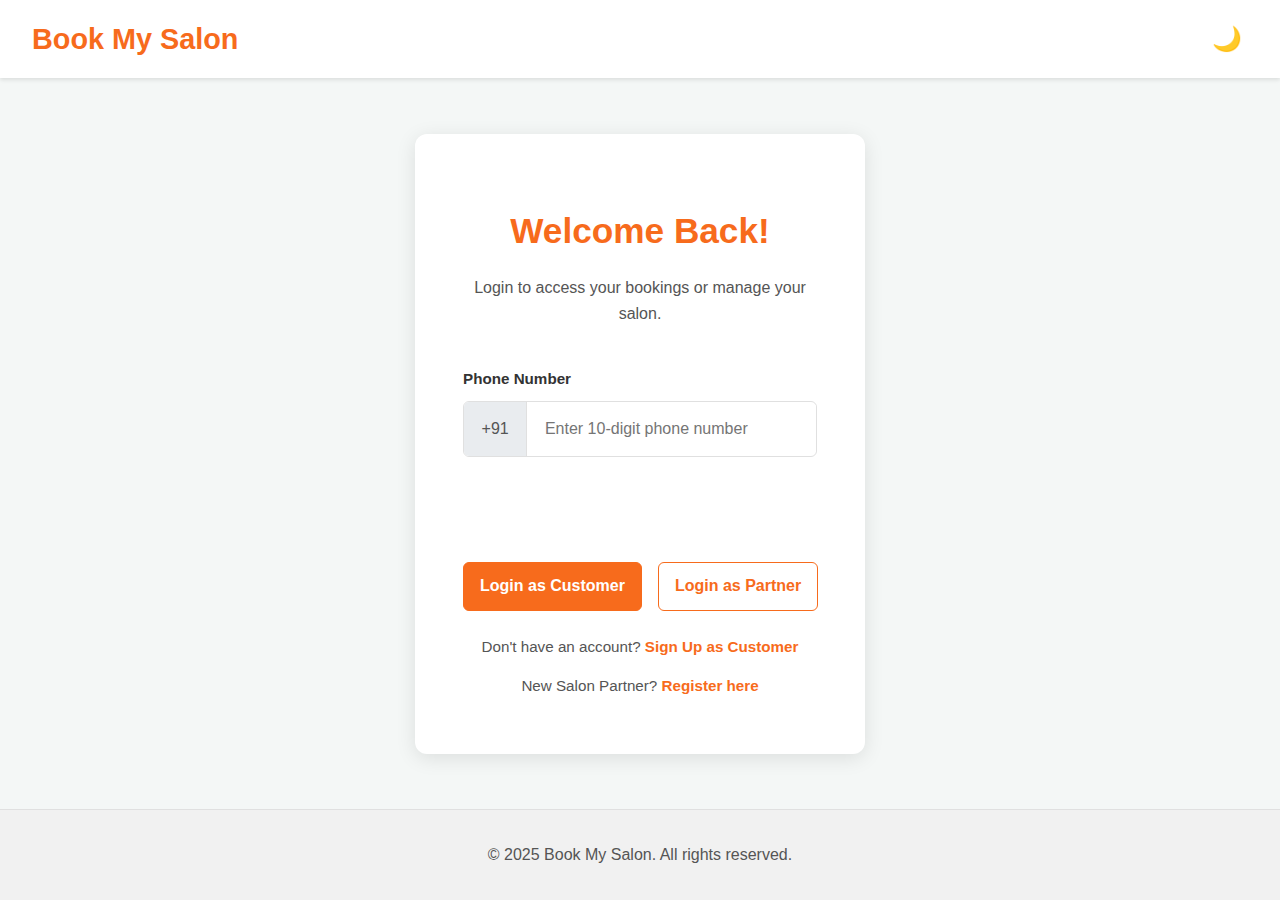
<file: login.html>
<!DOCTYPE html>
<html lang="en">
<head>
    <meta charset="UTF-8" />
    <meta name="viewport" content="width=device-width, initial-scale=1.0" />
    <title>Login | Book My Salon</title>
    
    <!-- Connecting Global Styles for Background and Theme -->
    <link rel="stylesheet" href="global.css" />
    
    <!-- Font Awesome for Icons -->
    <link rel="stylesheet" href="https://cdnjs.cloudflare.com/ajax/libs/font-awesome/6.0.0-beta3/css/all.min.css">
    
    <style>
        /* --- Login Page Specific Styles --- */
        
        /* Main container alignment */
        main {
            display: flex;
            justify-content: center;
            align-items: center;
            flex-grow: 1;
            padding: 3rem 1rem;
            /* Uses the theme background color from global.css */
            background-color: var(--bg-color, #f4f7f6); 
            transition: background-color 0.3s ease;
        }

        .login-container {
            background: var(--card-bg, #ffffff);
            padding: 2.5rem 3rem;
            border-radius: 12px;
            box-shadow: 0 4px 20px rgba(0, 0, 0, 0.1);
            max-width: 450px;
            width: 100%;
            text-align: center;
            box-sizing: border-box;
            animation: fadeIn 0.5s ease-out;
            color: var(--text-primary, #333);
        }

        @keyframes fadeIn {
            from { opacity: 0; transform: translateY(15px); }
            to { opacity: 1; transform: translateY(0); }
        }

        .login-container h2 {
            color: var(--primary-color, #ff6b6b);
            font-size: 2.2rem;
            margin-bottom: 0.8rem;
            font-weight: 600;
        }

        .login-container .subtitle {
            color: var(--text-secondary, #666);
            margin-bottom: 2.5rem;
            font-size: 1rem;
        }

        .form-group {
            margin-bottom: 1.8rem;
            text-align: left;
        }

        .form-group label {
            display: block;
            margin-bottom: 0.6rem;
            font-weight: 600;
            color: var(--text-primary, #444);
            font-size: 0.95rem;
        }

        .phone-input-group {
            display: flex;
            align-items: center;
            border: 1px solid var(--border-color, #ddd);
            border-radius: 6px;
            background-color: var(--input-bg, #fff);
            overflow: hidden;
            transition: border-color 0.2s ease;
        }

        .phone-input-group:focus-within {
             border-color: var(--primary-color, #ff6b6b);
             box-shadow: 0 0 0 3px rgba(255, 107, 107, 0.2);
        }

        .phone-input-group .country-code {
            padding: 0.9rem 1.1rem;
            color: var(--text-secondary, #555);
            border-right: 1px solid var(--border-color, #ddd);
            background-color: var(--bg-secondary, #e9ecef);
            font-weight: 500;
        }

        .phone-input-group input[type="tel"] {
            flex-grow: 1;
            border: none;
            padding: 0.9rem 1.1rem;
            background-color: var(--input-bg, #fff);
            color: var(--text-primary, #333);
            font-size: 1rem;
            outline: none;
        }

        #otpVerificationSection input[type="text"] {
             padding: 0.9rem 1.1rem;
             border: 1px solid var(--border-color, #ddd);
             border-radius: 6px;
             background-color: var(--input-bg, #fff);
             color: var(--text-primary, #333);
             font-size: 1rem;
             outline: none;
             width: 100%;
             box-sizing: border-box;
             transition: border-color 0.2s ease;
        }
        #otpVerificationSection input[type="text"]:focus {
             border-color: var(--primary-color, #ff6b6b);
        }

        .validation-message, #apiMessage {
            min-height: 1.2em;
            margin-top: 0.6rem;
            font-size: 0.9em;
            color: red;
        }
        .validation-message.success {
             color: green !important;
        }

        .choice-buttons {
            display: flex;
            gap: 1rem;
            margin-top: 2rem;
            margin-bottom: 1.5rem;
        }

        .btn {
            padding: 0.9rem 1rem;
            font-size: 1rem;
            font-weight: 600;
            flex: 1;
            text-align: center;
            border: 1px solid transparent;
            border-radius: 6px;
            cursor: pointer;
            transition: background-color 0.3s;
        }

        .btn-primary {
             background-color: var(--primary-color, #ff6b6b);
             color: white;
             border-color: var(--primary-color, #ff6b6b);
        }
        .btn-primary:hover {
            background-color: var(--primary-color-dark, #ff5252);
            border-color: var(--primary-color-dark, #ff5252);
        }
        .btn-primary:disabled {
            background-color: #ccc;
            border-color: #ccc;
            cursor: not-allowed;
        }

        .btn-secondary {
            background-color: transparent;
            color: var(--primary-color, #ff6b6b);
            border: 1px solid var(--primary-color, #ff6b6b);
        }
        .btn-secondary:hover {
             background-color: var(--primary-color, #ff6b6b);
             color: white;
        }
        .btn-secondary:disabled {
            border-color: #ccc;
            color: #ccc;
            cursor: not-allowed;
        }

        #verifyBtn {
             width: 100%;
             margin-top: 1rem;
        }

        .links {
            margin-top: 1.5rem;
            font-size: 0.95rem;
            color: var(--text-secondary, #666);
        }
        .links a {
            color: var(--primary-color, #ff6b6b);
            text-decoration: none;
            font-weight: 600;
        }
        .links a:hover {
            text-decoration: underline;
        }
        
        @media (max-width: 600px) {
            .login-container { padding: 2rem 1.5rem; }
            .choice-buttons { flex-direction: column; gap: 0.8rem; }
        }
    </style>
</head>
<body data-theme="light">
    <header>
        <a href="frontpage.html" class="logo">Book My Salon</a>
        <div class="header-controls">
            <div class="header-actions">
                <!-- Theme Toggle Button -->
                <button id="themeToggle" class="theme-toggle" title="Toggle Dark/Light Mode">🌙</button>
            </div>
        </div>
    </header>

    <main>
        <div class="login-container">
            <h2>Welcome Back!</h2>
            <p class="subtitle">Login to access your bookings or manage your salon.</p>

            <form id="loginForm">
                <div class="form-group">
                    <label for="phone">Phone Number</label>
                    <div class="phone-input-group">
                        <span class="country-code">+91</span>
                        <input type="tel" id="phone" name="phone" placeholder="Enter 10-digit phone number" maxlength="10" pattern="[0-9]{10}" required />
                    </div>
                    <div class="validation-message" id="phoneError"></div>
                </div>

                <div id="otpVerificationSection" style="display:none;" class="form-group">
                    <label for="otpInput">Enter OTP</label>
                    <input type="text" id="otpInput" placeholder="Enter 6-digit OTP" maxlength="6" />
                    <div class="validation-message" id="otpError"></div>
                </div>

                <div id="apiMessage" class="validation-message"></div>

                <div class="choice-buttons">
                    <button type="button" class="btn btn-primary" id="sendOtpCustomerBtn" onclick="initiateLogin('user-login')">Login as Customer</button>
                    <button type="button" class="btn btn-secondary" id="sendOtpPartnerBtn" onclick="initiateLogin('salon-login')">Login as Partner</button>
                </div>

                <button type="submit" class="btn btn-primary" id="verifyBtn" style="display:none;">Verify and Login</button>
            </form>

            <div class="links">
                <p>Don't have an account? <a href="userinfo.html">Sign Up as Customer</a></p>
                <p>New Salon Partner? <a href="salon-register.html">Register here</a></p>
            </div>
        </div>
    </main>

    <footer>
        <p>&copy; 2025 Book My Salon. All rights reserved.</p>
    </footer>

    <!-- Connecting Theme Switcher Script -->
    <script src="theme-switcher.js"></script>
    
    <script>
        const API_BASE_URL = 'http://localhost:3000';
        const phoneInput = document.getElementById('phone');
        const verifyBtn = document.getElementById('verifyBtn');
        const otpSection = document.getElementById('otpVerificationSection');
        const otpInput = document.getElementById('otpInput');
        const sendCustomerBtn = document.getElementById('sendOtpCustomerBtn');
        const sendPartnerBtn = document.getElementById('sendOtpPartnerBtn');
        
        let currentOtpMode = '';

        // --- THEME TOGGLE LOGIC (Inline backup if theme-switcher.js fails) ---
        const themeToggle = document.getElementById('themeToggle');
        if(themeToggle) {
            // Check saved theme
            const savedTheme = localStorage.getItem('theme') || 'light';
            document.body.setAttribute('data-theme', savedTheme);
            themeToggle.textContent = savedTheme === 'dark' ? '☀️' : '🌙';

            themeToggle.addEventListener('click', () => {
                const current = document.body.getAttribute('data-theme');
                const next = current === 'dark' ? 'light' : 'dark';
                document.body.setAttribute('data-theme', next);
                localStorage.setItem('theme', next);
                themeToggle.textContent = next === 'dark' ? '☀️' : '🌙';
            });
        }

        // --- UI UPDATES ---
        function showMessage(msg, isError = true) {
            const div = document.getElementById('apiMessage');
            div.textContent = msg;
            // Toggle 'success' class based on error state
            if (isError) {
                div.classList.remove('success');
                div.style.color = 'red';
            } else {
                div.classList.add('success');
                div.style.color = 'green';
            }
        }

        function toggleLoading(isLoading) {
            // Disable buttons while loading
            sendCustomerBtn.disabled = isLoading;
            sendPartnerBtn.disabled = isLoading;
            
            if (isLoading) {
                // Optional: Change text to indicate loading
                if (currentOtpMode === 'user-login') sendCustomerBtn.textContent = 'Sending...';
                else if (currentOtpMode === 'salon-login') sendPartnerBtn.textContent = 'Sending...';
            } else {
                // Reset text
                sendCustomerBtn.textContent = 'Login as Customer';
                sendPartnerBtn.textContent = 'Login as Partner';
            }
        }

        // --- STEP 1: SEND OTP ---
        async function initiateLogin(mode) {
            const phone = phoneInput.value.trim();
            if (phone.length !== 10 || isNaN(phone)) {
                showMessage('Please enter a valid 10-digit number.');
                return;
            }

            currentOtpMode = mode;
            showMessage('Sending OTP...', false);
            toggleLoading(true);

            try {
                let endpoint = mode === 'user-login' 
                    ? `${API_BASE_URL}/api/auth/send-otp` 
                    : `${API_BASE_URL}/api/salon/auth/send-otp`;

                const res = await fetch(endpoint, {
                    method: 'POST',
                    headers: { 'Content-Type': 'application/json' },
                    body: JSON.stringify({ phoneNumber: '+91' + phone, mode: mode })
                });
                const data = await res.json();

                if (data.success) {
                    showMessage('OTP Sent Successfully!', false);
                    // Hide Send Buttons
                    document.querySelector('.choice-buttons').style.display = 'none';
                    // Show OTP Section
                    otpSection.style.display = 'block';
                    verifyBtn.style.display = 'block';
                    
                    // Store temp data
                    localStorage.setItem('tempPhoneNumber', phone);
                    localStorage.setItem('otpMode', mode);
                } else {
                    if(data.action === 'redirect_to_register') {
                        showMessage(data.message);
                        setTimeout(() => {
                             window.location.href = mode === 'user-login' ? 'userinfo.html' : 'salon-register.html';
                        }, 2000);
                    } else {
                        showMessage(data.message || 'Failed to send OTP.');
                    }
                }
            } catch (err) {
                console.error(err);
                showMessage('Network Error. Check console.');
            } finally {
                toggleLoading(false);
            }
        }

        // --- STEP 2: VERIFY OTP (Form Submit) ---
        document.getElementById('loginForm').addEventListener('submit', async (e) => {
            e.preventDefault();
            // If OTP section is not visible, do nothing (prevent accidental submit)
            if (otpSection.style.display === 'none') return;

            const otp = otpInput.value.trim();
            const phone = localStorage.getItem('tempPhoneNumber');
            
            if (otp.length !== 6) {
                showMessage('Enter a valid 6-digit OTP.');
                return;
            }

            verifyBtn.textContent = 'Verifying...';
            verifyBtn.disabled = true;

            try {
                let endpoint = currentOtpMode === 'user-login' 
                    ? `${API_BASE_URL}/api/auth/verify-otp` 
                    : `${API_BASE_URL}/api/salon/auth/verify-otp`;

                const res = await fetch(endpoint, {
                    method: 'POST',
                    headers: { 'Content-Type': 'application/json' },
                    body: JSON.stringify({ phoneNumber: '+91' + phone, otp: otp, mode: currentOtpMode })
                });
                const data = await res.json();

                if (data.success) {
                    showMessage('Login Successful! Redirecting...', false);

                    // Ensure token present
                    if (data.token) {
                        // Canonical key used by new code
                        localStorage.setItem('authToken', data.token);

                        // Backwards compatibility / other pages may expect these keys:
                        localStorage.setItem('token', data.token);
                        // if customer:
                        if (currentOtpMode === 'user-login') {
                            localStorage.setItem('customerToken', data.token);
                            // also keep a short-named key some pages may use
                            localStorage.setItem('userType', 'customer');
                            if (data.user && data.user._id) {
                                localStorage.setItem('userId', data.user._id);
                                localStorage.setItem('userName', data.user.name || '');
                            }
                            // remove salon-specific tokens if any
                            localStorage.removeItem('salonAuthToken');
                            localStorage.removeItem('salonToken');

                            // Redirect AFTER saving
                            window.location.href = 'dashboard.html';
                        } else {
                            // partner
                            localStorage.setItem('salonAuthToken', data.token);
                            localStorage.setItem('salonToken', data.token);
                            localStorage.setItem('userType', 'salon');
                            if (data.salon && data.salon._id) {
                                localStorage.setItem('salonId', data.salon._id);
                                localStorage.setItem('salonName', data.salon.salonName || '');
                            }
                            // remove customer-specific token keys
                            localStorage.removeItem('customerToken');

                            window.location.href = 'salon-dashboard.html';
                        }
                    } else {
                        showMessage('Login succeeded but no token received from server.');
                    }
                } else {
                    showMessage(data.message || 'Verification Failed.');
                    verifyBtn.textContent = 'Verify and Login';
                    verifyBtn.disabled = false;
                }
            } catch (err) {
                console.error(err);
                showMessage('Verification Error.');
                verifyBtn.textContent = 'Verify and Login';
                verifyBtn.disabled = false;
            }
        });
    </script>
</body>
</html>
</file>
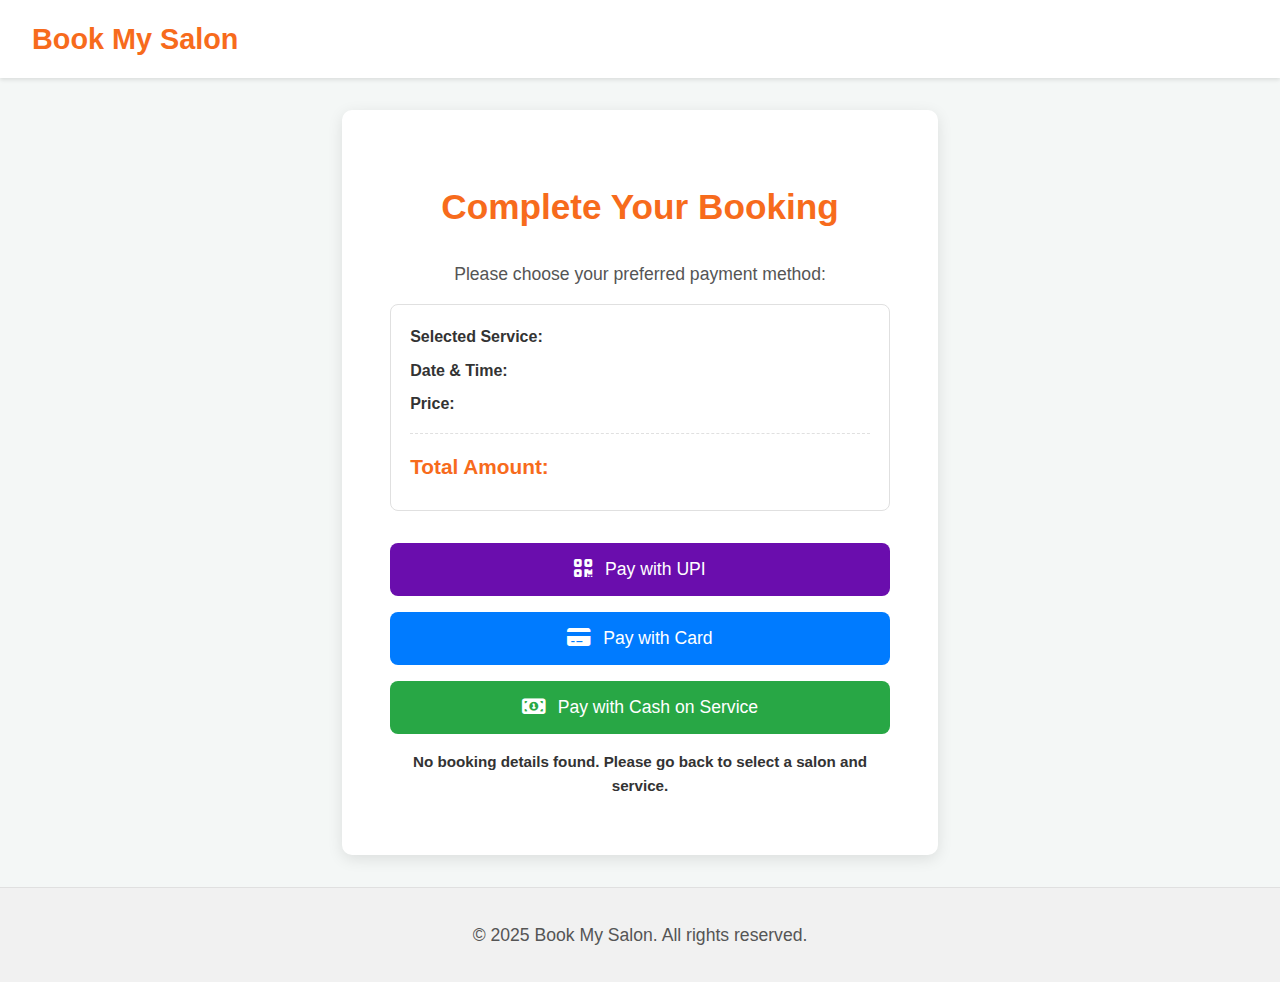
<file: payment.html>
<!DOCTYPE html>
<html lang="en">
<head>
    <meta charset="UTF-8" />
    <meta name="viewport" content="width=device-width, initial-scale=1.0" />
    <title>Payment | Book My Salon</title>
    <link rel="stylesheet" href="global.css" />
    <style>
        body {
            display: flex;
            flex-direction: column;
            min-height: 100vh;
        }
        main {
            flex: 1;
            display: flex;
            justify-content: center;
            align-items: center;
            padding: 2rem;
            background: var(--bg-primary);
        }
        .payment-container {
            background: var(--card-bg);
            border-radius: 10px;
            box-shadow: 0 4px 15px var(--card-shadow);
            padding: 2.5rem 3rem;
            max-width: 500px;
            width: 100%;
            text-align: center;
        }
        h2 {
            color: var(--accent-primary);
            margin-bottom: 1.5rem;
            font-size: 2.2rem;
        }
        p {
            color: var(--text-secondary);
            margin-bottom: 1rem;
            font-size: 1.1rem;
        }
        .payment-summary {
            background: var(--bg-secondary);
            border-radius: 8px;
            padding: 1.2rem;
            margin-bottom: 2rem;
            text-align: left;
            border: 1px solid var(--border-color);
        }
        .payment-summary div {
            display: flex;
            justify-content: space-between;
            margin-bottom: 0.5rem;
            font-size: 1rem;
            color: var(--text-primary);
        }
        .payment-summary div span:first-child {
            font-weight: bold;
        }
        .payment-summary .total {
            font-size: 1.3rem;
            font-weight: bold;
            color: var(--accent-primary);
            border-top: 1px dashed var(--border-color);
            padding-top: 1rem;
            margin-top: 1rem;
        }
        .payment-method-buttons {
            display: flex;
            flex-direction: column;
            gap: 1rem;
        }
        .payment-method-buttons button {
            padding: 1rem;
            border: none;
            border-radius: 8px;
            font-size: 1.1rem;
            cursor: pointer;
            transition: background-color 0.3s ease, transform 0.2s ease;
            display: flex;
            align-items: center;
            justify-content: center;
            gap: 0.8rem;
            color: white;
        }
        .payment-method-buttons button:hover {
            transform: translateY(-2px);
        }
        .payment-method-buttons button.upi {
            background-color: #6a0dad; /* A vibrant purple */
        }
        .payment-method-buttons button.upi:hover {
            background-color: #5a099a;
        }
        .payment-method-buttons button.card {
            background-color: #007bff; /* Blue for card */
        }
        .payment-method-buttons button.card:hover {
            background-color: #0056b3;
        }
        .payment-method-buttons button.cash {
            background-color: #28a745; /* Green for cash */
        }
        .payment-method-buttons button.cash:hover {
            background-color: #218838;
        }

        .payment-method-buttons button i {
            font-size: 1.3rem;
        }
        .error-message {
            color: var(--danger-color);
            margin-top: 1rem;
            font-size: 0.95rem;
            font-weight: bold;
        }
    </style>
    <link rel="stylesheet" href="https://cdnjs.cloudflare.com/ajax/libs/font-awesome/6.0.0-beta3/css/all.min.css">
    <script src="https://checkout.razorpay.com/v1/checkout.js"></script>
</head>
<body data-theme="light">
    <header>
        <a href="frontpage.html" class="logo">Book My Salon</a>
    </header>

    <main>
        <div class="payment-container">
            <h2>Complete Your Booking</h2>
            <p>Please choose your preferred payment method:</p>

            <div class="payment-summary">
                <div>
                    <span>Selected Service:</span>
                    <span id="summaryServiceName"></span>
                </div>
                <div>
                    <span>Date & Time:</span>
                    <span id="summaryDateTime"></span>
                </div>
                <div>
                    <span>Price:</span>
                    <span id="summaryServicePrice"></span>
                </div>
                <div class="total">
                    <span>Total Amount:</span>
                    <span id="summaryTotalAmount"></span>
                </div>
            </div>

            <div class="payment-method-buttons">
                <button class="upi" onclick="processPayment('upi')">
                    <i class="fas fa-qrcode"></i> Pay with UPI
                </button>
                <button class="card" onclick="processPayment('card')">
                    <i class="fas fa-credit-card"></i> Pay with Card
                </button>
                <button class="cash" onclick="processPayment('cash')">
                    <i class="fas fa-money-bill-alt"></i> Pay with Cash on Service
                </button>
            </div>
            <p id="errorMessage" class="error-message" style="display: none;"></p>
        </div>
    </main>

    <footer>
        <p>&copy; 2025 Book My Salon. All rights reserved.</p>
    </footer>

    <script src="theme-switcher.js"></script>
    <script>
        // --- Razorpay Test Key (REPLACED WITH YOUR ACTUAL TEST KEY ID) ---
        const RAZORPAY_KEY_ID = 'rzp_test_RWvl8DwVeBn1Zi'; // మీ Razorpay టెస్ట్ Key IDని ఇక్కడ అప్‌డేట్ చేసాము!
        // -------------------------------------------------------------

        let bookingDetails = {}; // Stores details for the current booking

        // Function to calculate commission based on the new logic
        function calculateCommission(amount) {
            let commissionPercentage = 0;
            if (amount < 100) {
                commissionPercentage = 0;
            } else if (amount >= 100 && amount < 200) {
                commissionPercentage = 8;
            } else if (amount >= 200 && amount < 500) {
                commissionPercentage = 12;
            } else if (amount >= 500 && amount < 1000) {
                commissionPercentage = 15;
            } else { // amount >= 1000
                commissionPercentage = 18;
            }
            const commissionAmount = (amount * commissionPercentage) / 100;
            return { commissionPercentage, commissionAmount: parseFloat(commissionAmount.toFixed(2)) };
        }

        // Function to create a unique ID (simple for demo)
        const generateUniqueId = () => '_' + Math.random().toString(36).substr(2, 9);

        // Function to add a demo booking to localStorage
        function addDemoBooking(bookingData) {
            let demoBookings = JSON.parse(localStorage.getItem('demoBookings')) || [];

            // Calculate commission for the booking
            const { commissionPercentage, commissionAmount } = calculateCommission(bookingData.selectedServicePrice);

            const newBooking = {
                _id: generateUniqueId(),
                salonId: bookingData.salonId,
                user: { _id: 'demo_user_1', name: 'Demo Customer' }, // Placeholder user
                service: {
                    serviceId: bookingData.selectedServiceId,
                    serviceName: bookingData.selectedServiceName,
                    price: bookingData.selectedServicePrice
                },
                date: bookingData.selectedDate,
                time: bookingData.selectedTime,
                status: bookingData.paymentMethod === 'cash' ? 'Pending' : 'Confirmed', // Cash bookings are 'Pending' by default
                paymentMethod: bookingData.paymentMethod,
                amountPaid: bookingData.selectedServicePrice, // Full amount
                commissionPercentage: commissionPercentage,
                commissionAmount: commissionAmount,
                netAmountToSalon: parseFloat((bookingData.selectedServicePrice - commissionAmount).toFixed(2)),
                createdAt: new Date().toISOString()
            };
            demoBookings.push(newBooking);
            localStorage.setItem('demoBookings', JSON.stringify(demoBookings));
            return newBooking;
        }

        function displayErrorMessage(message) {
            const errorElement = document.getElementById('errorMessage');
            errorElement.textContent = message;
            errorElement.style.display = 'block';
        }

        async function processPayment(method) {
            displayErrorMessage(''); // Clear previous errors

            // Check if bookingDetails is actually populated
            if (!bookingDetails || !bookingDetails.selectedServiceId) {
                displayErrorMessage("Booking details not found. Please go back and select a service from a salon.");
                console.error("Error: bookingDetails object is empty or missing selectedServiceId.", bookingDetails);
                return;
            }

            if (method === 'cash') {
                // For cash payment, just confirm the booking locally
                bookingDetails.paymentMethod = 'cash';
                addDemoBooking(bookingDetails); // Add with 'Pending' status
                localStorage.removeItem('tempBookingDetails'); // Clear temp data
                alert("Booking successful! Payment to be collected at the salon.");
                window.location.href = 'appointments.html'; // <--- appointments.html కు రీడైరెక్ట్ చేయండి
            } else { // UPI or Card (via Razorpay)
                bookingDetails.paymentMethod = method; // Store the chosen method
                initiateRazorpayPayment(method); // ఎంచుకున్న పద్ధతిని initiateRazorpayPaymentకు పాస్ చేయండి
            }
        }

        function initiateRazorpayPayment(paymentMethod) { // ఇక్కడ paymentMethod పారామీటర్‌ను స్వీకరించండి
            // Razorpay amount is in paisa (e.g., Rs 100 = 10000)
            const amountInPaisa = bookingDetails.selectedServicePrice * 100;

            const options = {
                key: RAZORPAY_KEY_ID,
                amount: amountInPaisa,
                currency: "INR",
                name: "Book My Salon",
                description: `Booking for ${bookingDetails.selectedServiceName}`,
                // image: "images/salon_logo.png", // Mixed Content సమస్యను నివారించడానికి తాత్కాలికంగా తీసివేసాము
                // మీరు మీ లోగోను చూపాలనుకుంటే, మీ సైట్ HTTPSలో నడుస్తున్నప్పుడు దీన్ని తిరిగి జోడించండి.

                // ఎంచుకున్న పద్ధతి ఆధారంగా డిస్‌ప్లే బ్లాక్‌లను మరియు డిఫాల్ట్ బ్లాక్‌ను సెట్ చేయండి
                display: {
                    blocks: {
                        cards: { 
                            name: 'Cards',
                            instruments: [
                                { method: 'card' }
                            ]
                        },
                        upi: {
                            name: 'UPI / QR',
                            instruments: [
                                { method: 'upi_intent' }, // UPI యాప్‌ల ద్వారా చెల్లింపు
                                { method: 'upi_qr' }     // QR కోడ్ ద్వారా చెల్లింపు
                            ]
                        },
                        // కావాలంటే ఇతర పద్ధతులను (నెట్‌బ్యాంకింగ్, వాలెట్‌లు) కూడా ఇక్కడ చేర్చవచ్చు
                    }
                },
                config: {
                    display: {
                        preferences: {
                            show_default_blocks: true, // అన్ని కాన్ఫిగర్ చేయబడిన బ్లాక్‌లను చూపించు
                            default_block: paymentMethod === 'upi' ? 'upi' : 'cards' // ఎంచుకున్న పద్ధతిని డీఫాల్ట్‌గా చూపించు
                        }
                    }
                },
                
                handler: function (response) {
                    // Payment successful callback
                    if (response.razorpay_payment_id) {
                        alert("Payment successful! Payment ID: " + response.razorpay_payment_id);
                        // Add booking to demoBookings with 'Confirmed' status
                        addDemoBooking(bookingDetails);
                        localStorage.removeItem('tempBookingDetails'); // Clear temp data
                        window.location.href = 'appointments.html'; // <--- appointments.html కు రీడైరెక్ట్ చేయండి
                    } else {
                        displayErrorMessage("Payment failed or cancelled. Please try again.");
                    }
                },
                prefill: {
                    name: "Demo Customer", // Replace with actual user name if available
                    email: "demo@example.com", // Replace with actual user email if available
                    contact: "9999999999" // Replace with actual user contact if available
                },
                notes: {
                    bookingId: bookingDetails.selectedServiceId, // Use service ID as a reference for now
                    salonId: bookingDetails.salonId
                },
                theme: {
                    color: "#9932CC" // Matching your accent-primary or another suitable color
                }
            };

            const rzp = new Razorpay(options);
            rzp.on('payment.failed', function (response) {
                console.error("Razorpay Payment Failed:", response.error.code, response.error.description);
                displayErrorMessage(`Payment failed: ${response.error.description || 'Please try again.'}`);
            });
            rzp.open();
        }

        document.addEventListener('DOMContentLoaded', () => {
            const tempBookingDetails = localStorage.getItem('tempBookingDetails');
            if (tempBookingDetails) {
                try {
                    bookingDetails = JSON.parse(tempBookingDetails);
                    // Ensure essential fields exist after parsing
                    if (!bookingDetails.selectedServiceId || !bookingDetails.selectedServiceName || !bookingDetails.selectedServicePrice) {
                        displayErrorMessage("Incomplete booking details found. Please go back to select a salon and service.");
                        console.error("Incomplete booking details:", bookingDetails);
                        return;
                    }

                    // Update summary display
                    document.getElementById('summaryServiceName').textContent = bookingDetails.selectedServiceName;
                    document.getElementById('summaryDateTime').textContent = `${bookingDetails.selectedDate} at ${bookingDetails.selectedTime}`;
                    document.getElementById('summaryServicePrice').textContent = `₹${bookingDetails.selectedServicePrice.toFixed(2)}`;
                    document.getElementById('summaryTotalAmount').textContent = `₹${bookingDetails.selectedServicePrice.toFixed(2)}`;
                } catch (e) {
                    console.error("Error parsing tempBookingDetails from localStorage:", e);
                    displayErrorMessage("Corrupted booking details found. Please go back to select a salon and service.");
                }
            } else {
                displayErrorMessage("No booking details found. Please go back to select a salon and service.");
                console.error("No tempBookingDetails found in localStorage.");
            }
        });
    </script>
</body>
</html>
</file>
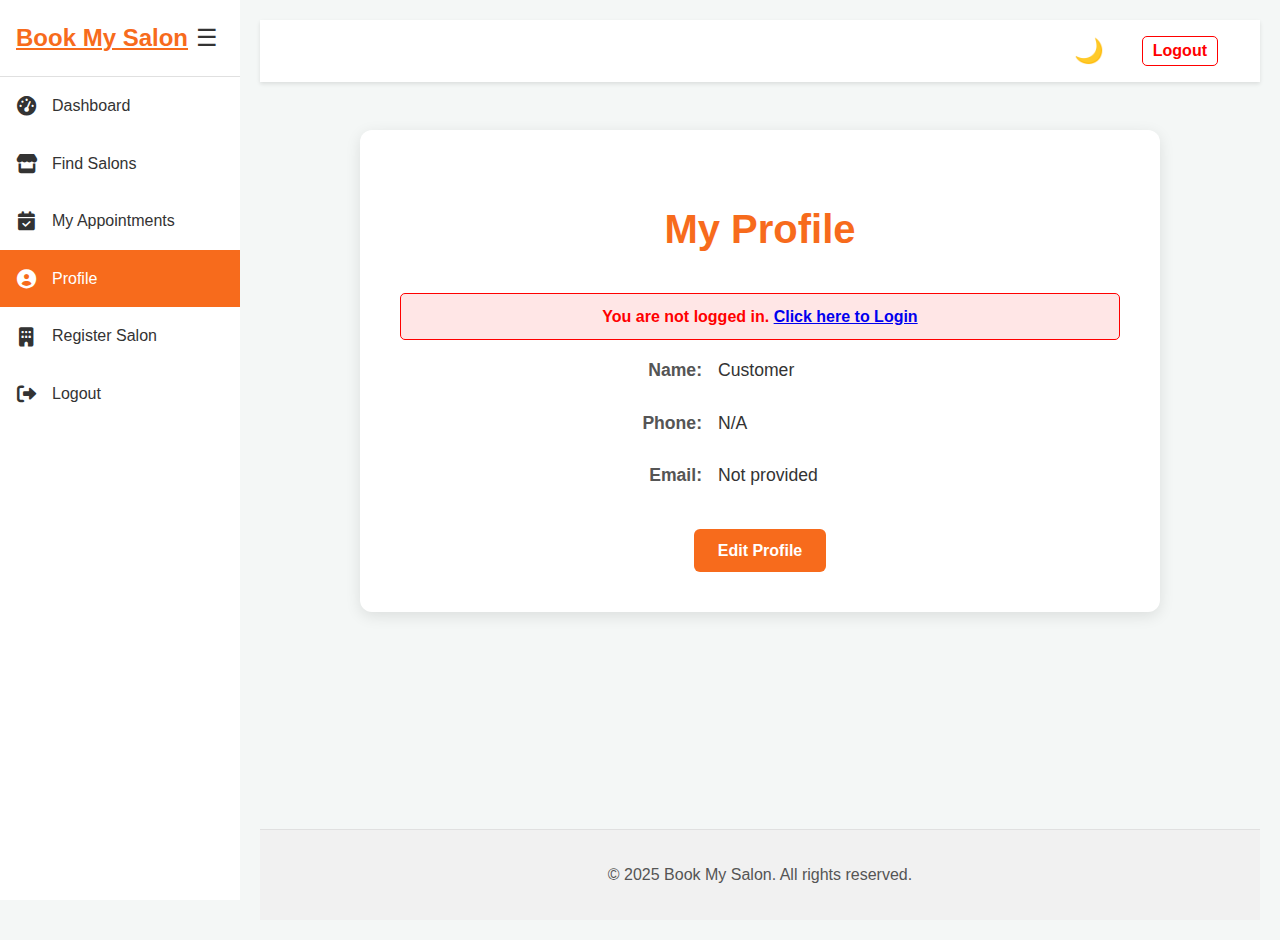
<file: profile.html>
<!DOCTYPE html>
<html lang="en">
<head>
    <meta charset="UTF-8" />
    <meta name="viewport" content="width=device-width, initial-scale=1.0" />
    <title>My Profile | Book My Salon</title>
    <link rel="stylesheet" href="global.css">
    <link rel="stylesheet" href="https://cdnjs.cloudflare.com/ajax/libs/font-awesome/6.0.0-beta3/css/all.min.css">
    <style>
        /* --- Profile Page Specific Styles --- */
        
        /* Main Layout Adjustment */
        .main-content-area main { 
            flex: 1; 
            padding: 3rem 2rem;
            max-width: 800px; 
            margin: 0 auto; 
            width: 100%; 
        }

        /* Profile Card */
        .profile-container {
            background: var(--card-bg, #ffffff);
            padding: 2.5rem;
            border-radius: 12px;
            box-shadow: 0 4px 15px rgba(0,0,0,0.1);
            text-align: center;
            color: var(--text-primary, #333);
        }

        .profile-container h1 {
            color: var(--primary-color, #ff6b6b);
            margin-bottom: 2rem;
            font-size: 2.5rem;
        }

        /* Info Rows */
        .profile-info-row {
            display: flex;
            align-items: center;
            justify-content: center;
            margin-bottom: 1.5rem;
            font-size: 1.1rem;
        }

        .profile-info-row label {
            font-weight: bold;
            margin-right: 1rem;
            min-width: 100px;
            text-align: right;
            color: var(--text-secondary, #555);
        }

        .profile-info-row span.display-value {
            text-align: left;
            font-weight: 500;
            flex-grow: 0;
            min-width: 200px;
        }

        /* Input Fields (Hidden by default) */
        .profile-info-row input {
            padding: 0.5rem;
            border: 1px solid #ccc;
            border-radius: 5px;
            font-size: 1rem;
            display: none; /* Hidden initially */
            width: 200px;
            background-color: var(--input-bg, #fff);
            color: var(--text-primary, #333);
        }

        /* Buttons */
        .profile-actions {
            margin-top: 2.5rem;
        }

        .btn {
            padding: 0.8rem 1.5rem;
            border: none;
            border-radius: 6px;
            cursor: pointer;
            font-size: 1rem;
            font-weight: 600;
            margin: 0 10px;
            transition: 0.3s;
        }

        .btn-primary {
            background-color: var(--primary-color, #ff6b6b);
            color: white;
        }
        
        .btn-secondary {
            background-color: #6c757d;
            color: white;
        }
        
        .btn-success {
            background-color: #28a745;
            color: white;
        }

        /* Toggle classes for Edit Mode */
        .edit-mode .display-value { display: none; }
        .edit-mode input { display: block; }
        
        .edit-mode #editBtn { display: none; }
        .edit-mode #saveBtn, .edit-mode #cancelBtn { display: inline-block; }
        
        /* Default button visibility */
        #saveBtn, #cancelBtn { display: none; }

        /* Error/Login Message Styling */
        #authMessage {
            color: red;
            font-weight: bold;
            margin-bottom: 1rem;
            display: none;
            padding: 10px;
            background: #ffe6e6;
            border: 1px solid red;
            border-radius: 5px;
        }
    </style>
</head>
<body data-theme="light">
    <div class="dashboard-wrapper">
        <!-- Sidebar -->
        <aside class="sidebar" id="sidebar">
            <div class="sidebar-header">
                <a href="frontpage.html" class="logo">Book My Salon</a>
                <button class="toggle-btn" id="toggleBtn" title="Toggle Sidebar">☰</button>
            </div>
            <ul>
                <li data-page="dashboard.html"><a href="dashboard.html"><i class="fas fa-tachometer-alt"></i> <span>Dashboard</span></a></li>
                <li data-page="salons.html"><a href="salons.html"><i class="fas fa-store"></i> <span>Find Salons</span></a></li>
                <li data-page="appointments.html"><a href="appointments.html"><i class="fas fa-calendar-check"></i> <span>My Appointments</span></a></li>
                <li data-page="profile.html" class="active"><a href="profile.html"><i class="fas fa-user-circle"></i> <span>Profile</span></a></li>
                <li data-page="salon-register.html"><a href="salon-register.html"><i class="fas fa-building"></i> <span>Register Salon</span></a></li>
                <li data-action="logout"><a href="#" id="sidebarLogoutBtn"><i class="fas fa-sign-out-alt"></i> <span>Logout</span></a></li>
            </ul>
        </aside>

        <div class="main-content-area" id="mainContentArea">
            <header class="dashboard-header">
                <div class="header-right">
                    <button id="themeToggle" class="theme-toggle" title="Toggle Dark/Light Mode">🌙</button>
                    <button id="logoutBtn" class="btn btn-logout" style="margin-left: 1rem; padding: 5px 10px; border: 1px solid red; color: red; background: white; border-radius: 5px; cursor: pointer;">Logout</button>
                </div>
            </header>

            <main>
                <div class="profile-container" id="profileContainer">
                    <h1>My Profile</h1>
                    
                    <!-- Auth Error Message Area -->
                    <div id="authMessage"></div>

                    <!-- Profile Info Form -->
                    <div id="profileContent">
                        <div class="profile-info-row">
                            <label>Name:</label>
                            <span id="displayName" class="display-value">Loading...</span>
                            <input type="text" id="inputName" />
                        </div>
                        
                        <div class="profile-info-row">
                            <label>Phone:</label>
                            <span id="displayPhone" class="display-value">Loading...</span>
                            <input type="tel" id="inputPhone" readonly style="background-color: #eee; cursor: not-allowed;" title="Phone number cannot be changed" />
                        </div>
                        
                        <div class="profile-info-row">
                            <label>Email:</label>
                            <span id="displayEmail" class="display-value">Not Set</span>
                            <input type="email" id="inputEmail" />
                        </div>

                        <div class="profile-actions">
                            <button id="editBtn" class="btn btn-primary" onclick="toggleEditMode(true)">Edit Profile</button>
                            <button id="saveBtn" class="btn btn-success" onclick="saveProfile()">Save Changes</button>
                            <button id="cancelBtn" class="btn btn-secondary" onclick="toggleEditMode(false)">Cancel</button>
                        </div>
                    </div>
                </div>
            </main>

            <footer>
                <p>&copy; 2025 Book My Salon. All rights reserved.</p>
            </footer>
        </div>
    </div>

    <!-- Connect Theme Switcher -->
    <script src="theme-switcher.js"></script>

    <script>
        const API_BASE_URL = 'http://localhost:3000';

        // Robust token getter (checks multiple legacy keys for compatibility)
        function getAuthToken() {
            return localStorage.getItem('authToken')
                || localStorage.getItem('customerToken')
                || localStorage.getItem('salonAuthToken')
                || localStorage.getItem('salonToken')
                || localStorage.getItem('token')
                || null;
        }

        // --- 1. SAFE AUTH CHECK (NO REDIRECT LOOP) ---
        async function initProfile() {
            const token = getAuthToken();
            const profileContent = document.getElementById('profileContent');
            const authMessage = document.getElementById('authMessage');

            if (!token) {
                console.warn("Profile: No Auth Token found. Staying on page for debugging.");
                // Show message ON PAGE instead of redirecting
                authMessage.style.display = 'block';
                authMessage.innerHTML = 'You are not logged in. <a href="login.html">Click here to Login</a>';
                
                // DO NOT REDIRECT HERE
                // But still load any locally saved values (so user sees something)
                loadUserData(); 
                return; 
            } else {
                console.log("Profile: Token found. Attempting to load user data from server.");
                // If token exists, try to fetch fresh user data from API
                try {
                    const resp = await fetch(`${API_BASE_URL}/api/auth/user`, {
                        method: 'GET',
                        headers: {
                            'Authorization': 'Bearer ' + token,
                            'Content-Type': 'application/json'
                        }
                    });

                    if (resp.ok) {
                        const json = await resp.json();
                        if (json.success && json.user) {
                            // populate using server response
                            populateUserFromObject(json.user);
                            authMessage.style.display = 'none';
                            return;
                        } else {
                            console.warn('Profile: /api/auth/user returned no user. Falling back to localStorage.');
                            // fallthrough to local load
                        }
                    } else if (resp.status === 401 || resp.status === 403) {
                        console.warn('Profile: token invalid or expired (401/403). Clearing tokens and using local fallback.');
                        // clear stale tokens to let user re-login
                        localStorage.removeItem('authToken');
                        localStorage.removeItem('salonAuthToken');
                        localStorage.removeItem('customerToken');
                        authMessage.style.display = 'block';
                        authMessage.innerHTML = 'Session expired. <a href="login.html">Login again</a>';
                        loadUserData();
                        return;
                    } else {
                        console.warn('Profile: /api/auth/user returned non-ok status, falling back to localStorage.');
                    }
                } catch (err) {
                    console.error('Profile: Error fetching user from API:', err);
                    // Fall back to localStorage values if network/API fails
                }

                // If API failed or returned nothing, fall back to local storage
                loadUserData();
            }
        }

        // --- Populate UI from server/user object ---
        function populateUserFromObject(userObj) {
            const name = userObj.name || localStorage.getItem('userName') || 'Customer';
            const phone = userObj.phoneNumber || localStorage.getItem('tempPhoneNumber') || localStorage.getItem('userPhone') || 'N/A';
            const email = userObj.email || localStorage.getItem('userEmail') || '';

            document.getElementById('displayName').textContent = name;
            document.getElementById('displayPhone').textContent = phone;
            document.getElementById('displayEmail').textContent = email || 'Not provided';

            document.getElementById('inputName').value = name;
            document.getElementById('inputPhone').value = phone;
            document.getElementById('inputEmail').value = email;

            // Mirror to localStorage for offline use
            localStorage.setItem('userName', name);
            if (phone && phone !== 'N/A') localStorage.setItem('userPhone', phone);
            if (email) localStorage.setItem('userEmail', email);
        }

        // --- 2. LOAD DATA FROM LOCAL STORAGE (fallback) ---
        function loadUserData() {
            // Get data from localStorage
            const name = localStorage.getItem('userName') || 'Customer';
            const phone = localStorage.getItem('tempPhoneNumber') || localStorage.getItem('userPhone') || 'N/A';
            const email = localStorage.getItem('userEmail') || '';

            // Update Display Spans
            document.getElementById('displayName').textContent = name;
            document.getElementById('displayPhone').textContent = phone;
            document.getElementById('displayEmail').textContent = email || 'Not provided';

            // Update Input Fields for Editing
            document.getElementById('inputName').value = name;
            document.getElementById('inputPhone').value = phone;
            document.getElementById('inputEmail').value = email;
        }

        // --- 3. TOGGLE EDIT MODE ---
        function toggleEditMode(isEdit) {
            const container = document.getElementById('profileContainer');
            if (isEdit) {
                container.classList.add('edit-mode');
            } else {
                container.classList.remove('edit-mode');
                // Reset inputs to saved values on cancel
                loadUserData();
            }
        }

        // --- 4. SAVE PROFILE ---
        async function saveProfile() {
            const token = getAuthToken();
            if (!token) {
                alert("You appear to be logged out. Changes saved locally only.");
                // Fallback to local save if token missing to avoid blocking user
            }

            const newName = document.getElementById('inputName').value;
            const newEmail = document.getElementById('inputEmail').value;
            
            // Update LocalStorage directly to reflect changes immediately
            localStorage.setItem('userName', newName);
            localStorage.setItem('userEmail', newEmail);

            // If token exists, attempt to send to server (non-blocking)
            if (token) {
                try {
                    // Example endpoint; if your backend supports update profile, use it:
                    await fetch(`${API_BASE_URL}/api/auth/update-profile`, {
                        method: 'PUT',
                        headers: {
                            'Content-Type': 'application/json',
                            'Authorization': 'Bearer ' + token
                        },
                        body: JSON.stringify({ name: newName, email: newEmail })
                    });
                    // ignore response for now; UI updated locally
                } catch (err) {
                    console.warn('Profile: failed to sync profile to server:', err);
                }
            }

            alert("Profile Updated Successfully!");
            toggleEditMode(false); // Exit edit mode
            loadUserData(); // Refresh display
        }

        // --- 5. LOGOUT LOGIC ---
        function logout() {
            localStorage.removeItem('authToken');
            localStorage.removeItem('salonAuthToken');
            localStorage.removeItem('customerToken');
            localStorage.removeItem('userName');
            localStorage.removeItem('userType');
            window.location.href = 'login.html'; // Manual redirect on click
        }

        // Event Listeners
        document.getElementById('logoutBtn').addEventListener('click', logout);
        document.getElementById('sidebarLogoutBtn').addEventListener('click', logout);

        // Initialize on Load
        document.addEventListener('DOMContentLoaded', () => {
            initProfile();

            // Sidebar Toggle Logic (Mobile)
            const toggleBtn = document.getElementById('toggleBtn');
            const sidebar = document.getElementById('sidebar');
            if(toggleBtn && sidebar) {
                toggleBtn.addEventListener('click', () => {
                    sidebar.classList.toggle('collapsed');
                });
            }
            
            // Theme Logic (Backup)
            const themeBtn = document.getElementById('themeToggle');
            if(themeBtn) {
                const savedTheme = localStorage.getItem('theme') || 'light';
                document.body.setAttribute('data-theme', savedTheme);
                themeBtn.textContent = savedTheme === 'dark' ? '☀️' : '🌙';
                themeBtn.addEventListener('click', () => {
                    const current = document.body.getAttribute('data-theme');
                    const next = current === 'dark' ? 'light' : 'dark';
                    document.body.setAttribute('data-theme', next);
                    localStorage.setItem('theme', next);
                    themeBtn.textContent = next === 'dark' ? '☀️' : '🌙';
                });
            }
        });
    </script>
</body>
</html>
</file>
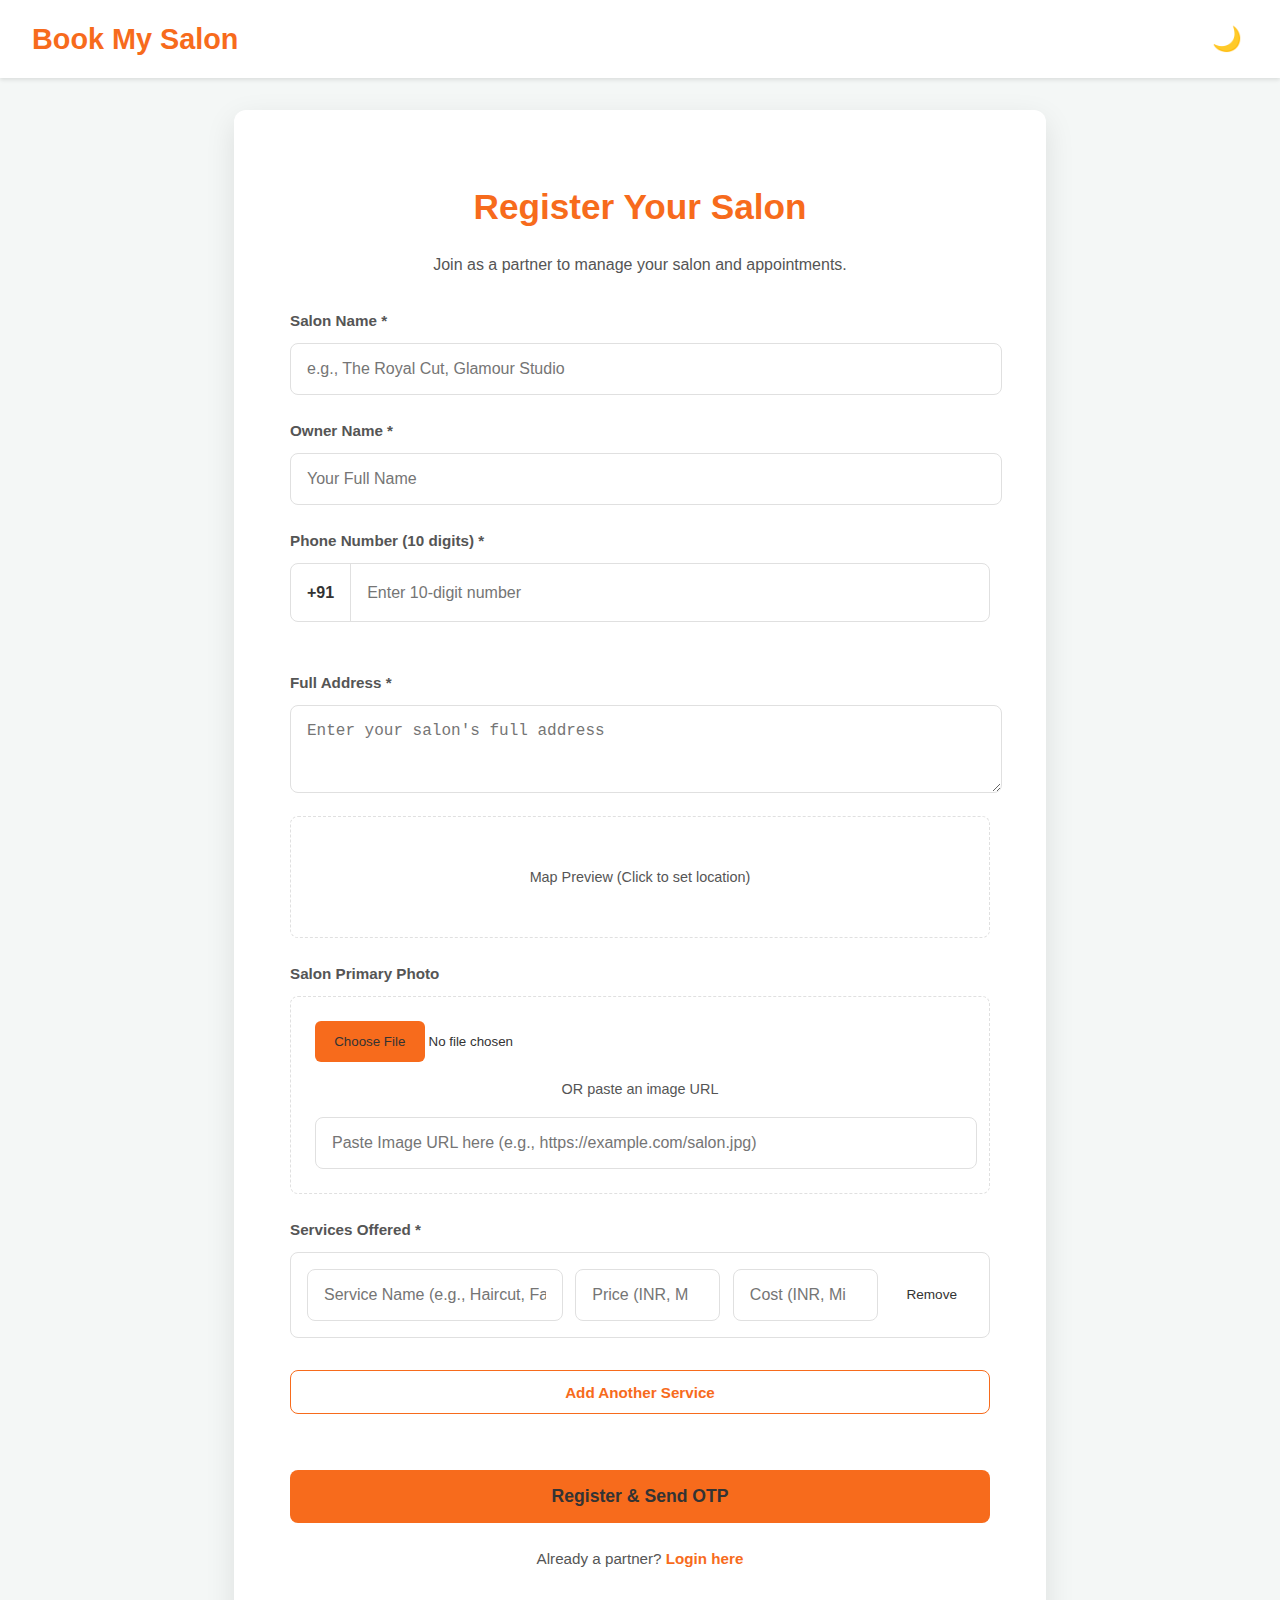
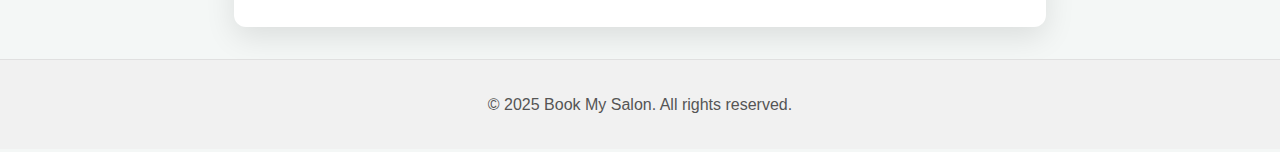
<file: salon-register.html>
<!DOCTYPE html>
<html lang="en">
<head>
    <meta charset="UTF-8" />
    <meta name="viewport" content="width=device-width, initial-scale=1.0" />
    <title>Register Salon Partner | Book My Salon</title>
    <link rel="stylesheet" href="global.css" />
    <style>
        /* Base styles from global.css would apply, adding specific overrides/additions here */

        main {
            display: flex;
            justify-content: center;
            align-items: center;
            flex-grow: 1;
            padding: 2rem;
            background-color: var(--bg-primary); /* Ensure main has a background */
        }

        .register-container {
            background: var(--card-bg);
            padding: 2.5rem 3.5rem;
            border-radius: 12px;
            box-shadow: 0 10px 30px var(--card-shadow);
            max-width: 700px; /* Increased width for better service layout */
            width: 100%;
            text-align: center;
            animation: fadeIn 0.8s ease-out; /* Added fade-in animation */
        }

        @keyframes fadeIn {
            from { opacity: 0; transform: translateY(20px); }
            to { opacity: 1; transform: translateY(0); }
        }

        .register-container h2 {
            color: var(--accent-primary);
            font-size: 2.2rem;
            margin-bottom: 0.8rem;
        }

        .register-container .subtitle {
            color: var(--text-secondary);
            margin-bottom: 2rem;
        }

        .form-group {
            margin-bottom: 1.5rem;
            text-align: left;
        }

        .form-group label {
            display: block;
            margin-bottom: 0.6rem;
            font-weight: 600;
            color: var(--text-secondary);
            font-size: 0.95rem;
        }

        .form-group input[type="text"],
        .form-group input[type="tel"],
        .form-group input[type="number"],
        .form-group input[type="url"],
        .form-group textarea {
            width: calc(100% - 22px); /* Account for padding + border */
            padding: 1rem;
            border: 1px solid var(--border-color);
            border-radius: 8px;
            background-color: var(--bg-secondary);
            color: var(--text-color);
            font-size: 1rem;
            transition: border-color 0.3s ease, box-shadow 0.3s ease;
        }

        .form-group input:focus,
        .form-group textarea:focus {
            border-color: var(--accent-primary);
            box-shadow: 0 0 0 3px rgba(var(--accent-primary-rgb), 0.2);
            outline: none;
        }

        .phone-input-group {
            display: flex;
            align-items: center;
            border: 1px solid var(--border-color);
            border-radius: 8px;
            background-color: var(--bg-secondary);
        }

        .phone-input-group .country-code {
            padding: 1rem;
            color: var(--text-color);
            border-right: 1px solid var(--border-color);
            background-color: var(--bg-secondary);
            border-top-left-radius: 8px;
            border-bottom-left-radius: 8px;
            font-weight: 600;
        }

        .phone-input-group input[type="tel"] {
            flex-grow: 1;
            border: none; /* Override individual input border */
            border-radius: 0 8px 8px 0;
            padding: 1rem;
            background-color: var(--bg-secondary);
            color: var(--text-color);
            font-size: 1rem;
        }

        .validation-message {
            min-height: 1.2em;
            margin-top: 0.5rem;
            font-size: 0.85em;
            color: var(--error-color); /* Default error color */
        }
        .validation-message.success {
            color: var(--success-color);
        }

        /* Map Placeholder */
        #map {
            margin-top: 1rem;
            height: 120px;
            background-color: var(--bg-secondary);
            border: 1px dashed var(--border-color);
            border-radius: 8px;
            display: flex;
            justify-content: center;
            align-items: center;
            color: var(--text-secondary);
            font-size: 0.9rem;
            cursor: pointer;
            transition: background-color 0.3s ease, border-color 0.3s ease;
        }
        #map:hover {
            background-color: var(--bg-hover);
            border-color: var(--accent-primary);
        }

        /* Photo Input Group */
        .photo-input-group {
            display: flex;
            flex-direction: column;
            gap: 1rem;
            padding: 1.5rem;
            border: 1px dashed var(--border-color);
            border-radius: 8px;
            background-color: var(--bg-secondary);
            text-align: center;
        }
        .photo-input-group p {
            color: var(--text-secondary);
            font-size: 0.9em;
            margin: 0;
        }
        .photo-input-group input[type="file"] {
            border: none;
            padding: 0;
            background: none;
            color: var(--text-color);
            cursor: pointer;
        }
        .photo-input-group input[type="file"]::file-selector-button {
            background-color: var(--accent-primary);
            color: var(--button-text-color);
            border: none;
            padding: 0.8rem 1.2rem;
            border-radius: 6px;
            cursor: pointer;
            transition: background-color 0.3s ease;
        }
        .photo-input-group input[type="file"]::file-selector-button:hover {
            background-color: var(--accent-secondary);
        }

        /* Services Container */
        #servicesContainer {
            border: 1px solid var(--border-color);
            border-radius: 8px;
            padding: 1rem;
            margin-bottom: 1rem;
            background-color: var(--bg-secondary);
        }
        .service-item {
            display: flex;
            gap: 0.8rem;
            align-items: center;
            margin-bottom: 0.8rem;
        }
        .service-item:last-child {
            margin-bottom: 0;
        }
        .service-item input {
            flex: 1;
            padding: 0.8rem;
            font-size: 0.95rem;
        }
        .service-item input.service-name {
            flex: 2; /* Service name takes more space */
        }
        .service-item input.service-price,
        .service-item input.service-cost { /* Added style for cost */
            flex: 1;
        }
        .remove-service-btn {
            background-color: var(--error-color);
            color: var(--button-text-color);
            border: none;
            padding: 0.6rem 1rem;
            border-radius: 6px;
            cursor: pointer;
            font-size: 0.85rem;
            transition: background-color 0.3s ease;
        }
        .remove-service-btn:hover {
            background-color: var(--error-dark);
        }
        .add-service-btn {
            width: 100%;
            padding: 0.8rem;
            background-color: var(--button-secondary-bg);
            color: var(--accent-primary);
            border: 1px solid var(--accent-primary);
            border-radius: 8px;
            font-size: 0.95rem;
            font-weight: 600;
            cursor: pointer;
            transition: background-color 0.3s ease, color 0.3s ease;
            margin-top: 1rem;
        }
        .add-service-btn:hover {
            background-color: var(--accent-primary);
            color: var(--button-text-color);
        }

        .submit-btn {
            width: 100%;
            padding: 1rem;
            background-color: var(--accent-primary);
            color: var(--button-text-color);
            border: none;
            border-radius: 8px;
            font-size: 1.1rem;
            font-weight: 600;
            cursor: pointer;
            margin-top: 2rem;
            transition: background-color 0.3s ease;
        }
        .submit-btn:hover:not(:disabled) {
            background-color: var(--accent-secondary);
        }
        .submit-btn:disabled {
            background-color: var(--button-disabled-bg);
            cursor: not-allowed;
            opacity: 0.7;
        }

        .login-link {
            margin-top: 1.5rem;
            font-size: 0.95rem;
            color: var(--text-secondary);
        }
        .login-link a {
            color: var(--accent-primary);
            text-decoration: none;
            font-weight: 600;
        }
        .login-link a:hover {
            text-decoration: underline;
        }

        /* Responsive adjustments */
        @media (max-width: 600px) {
            .register-container {
                padding: 2rem 1.5rem;
            }
            .service-item {
                flex-direction: column;
                gap: 0.5rem;
            }
            .service-item input {
                width: 100%;
            }
            .remove-service-btn {
                width: 100%;
            }
        }
    </style>
</head>
<body data-theme="light">
    <header>
        <a href="frontpage.html" class="logo" id="logoLink">Book My Salon</a>
        <div class="header-controls">
            <div class="header-actions">
                <button id="themeToggle" class="theme-toggle" title="Toggle Dark/Light Mode">🌙</button>
            </div>
        </div>
    </header>

    <main>
        <div class="register-container">
            <h2>Register Your Salon</h2>
            <p class="subtitle">Join as a partner to manage your salon and appointments.</p>

            <form id="salonRegisterForm">
                <div class="form-group">
                    <label for="salonName">Salon Name <span class="required">*</span></label>
                    <input type="text" id="salonName" name="salonName" placeholder="e.g., The Royal Cut, Glamour Studio" required />
                </div>
                <div class="form-group">
                    <label for="ownerName">Owner Name <span class="required">*</span></label>
                    <input type="text" id="ownerName" name="ownerName" placeholder="Your Full Name" required />
                </div>
                <div class="form-group">
                    <label for="phoneNumber">Phone Number (10 digits) <span class="required">*</span></label>
                    <div class="phone-input-group">
                        <span class="country-code">+91</span>
                        <input type="tel" id="phoneNumber" name="phoneNumber" pattern="[0-9]{10}" inputmode="numeric" maxlength="10" placeholder="Enter 10-digit number" required />
                    </div>
                    <div class="validation-message" id="phoneValidation"></div>
                </div>
                <div class="form-group">
                    <label for="address">Full Address <span class="required">*</span></label>
                    <textarea id="address" name="address" rows="3" placeholder="Enter your salon's full address" required></textarea>
                    <div id="map" title="Click to manually set location or enter address to auto-detect">Map Preview (Click to set location)</div>
                    <input type="hidden" id="latitude" name="latitude" value="17.3850">
                    <input type="hidden" id="longitude" name="longitude" value="78.4867">
                </div>

                <div class="form-group">
                    <label>Salon Primary Photo</label>
                    <div class="photo-input-group">
                        <input type="file" id="salonImageFile" name="salonImageFile" accept="image/*" />
                        <p>OR paste an image URL</p>
                        <input type="url" id="salonImageUrl" name="salonImageUrl" placeholder="Paste Image URL here (e.g., https://example.com/salon.jpg)" />
                    </div>
                </div>

                <div class="form-group">
                    <label>Services Offered <span class="required">*</span></label>
                    <div id="servicesContainer">
                        </div>
                    <button type="button" id="addServiceBtn" class="add-service-btn">Add Another Service</button>
                </div>

                <div id="otpVerificationSection" class="form-group" style="display: none;">
                    <label for="otpInput">Enter OTP <span class="required">*</span></label>
                    <input type="text" id="otpInput" placeholder="Enter 6-digit OTP" required maxlength="6" pattern="[0-9]{6}"/>
                    <div class="validation-message" id="otpError"></div>
                </div>

                <div id="message" style="margin-top: 1rem; text-align: center;"></div>

                <button type="button" class="submit-btn" id="sendOtpBtn">Register & Send OTP</button>
                <button type="button" class="submit-btn" id="verifyAndRegisterBtn" style="display:none; margin-top: 1rem;">
                    Verify OTP & Complete Registration
                </button>

                <p class="login-link">Already a partner? <a href="login.html">Login here</a></p>
            </form>
        </div>
    </main>

    <footer>
        <p>© 2025 Book My Salon. All rights reserved.</p>
    </footer>

    <script src="theme-switcher.js"></script>
    <script>
        const API_BASE_URL = 'http://localhost:3000';
        const PENDING_PAYLOAD_KEY = 'salonRegistrationPayload';

        const salonRegisterForm = document.getElementById('salonRegisterForm');
        const servicesContainer = document.getElementById('servicesContainer');
        const addServiceBtn = document.getElementById('addServiceBtn');
        const messageDiv = document.getElementById('message');
        const salonImageFile = document.getElementById('salonImageFile');
        const salonImageUrl = document.getElementById('salonImageUrl');
        const phoneNumberInput = document.getElementById('phoneNumber');
        const phoneValidationDiv = document.getElementById('phoneValidation');
        const addressInput = document.getElementById('address');
        const mapDiv = document.getElementById('map');
        const latitudeInput = document.getElementById('latitude');
        const longitudeInput = document.getElementById('longitude');

        // Twilio OTP related elements
        const otpVerificationSection = document.getElementById('otpVerificationSection');
        const otpInput = document.getElementById('otpInput');
        const otpError = document.getElementById('otpError');
        const sendOtpBtn = document.getElementById('sendOtpBtn');
        const verifyAndRegisterBtn = document.getElementById('verifyAndRegisterBtn');


        // --- Logo Link Management ---
        function updateLogoLink() {
            const userToken = localStorage.getItem('authToken');
            const salonToken = localStorage.getItem('salonAuthToken');
            const logoLink = document.getElementById('logoLink');

            if (logoLink) {
                if (salonToken) {
                    logoLink.href = 'salon-dashboard.html';
                } else if (userToken) {
                    logoLink.href = 'dashboard.html';
                } else {
                    logoLink.href = 'frontpage.html';
                }
            }
        }

        // Helper function to display messages in the main message div or a specific target
        function displayMessage(text, isError = true, targetDiv = messageDiv) {
            targetDiv.innerHTML = `<span class="validation-message ${isError ? '' : 'success'}">${text}</span>`;
            // Clear message after 5 seconds if it's not a success message (errors persist longer if needed)
            if (!isError) {
                setTimeout(() => {
                    targetDiv.innerHTML = '';
                }, 5000);
            }
        }
 
        // --- Phone Number Validation ---
        phoneNumberInput.addEventListener('input', () => {
            const rawNumber = phoneNumberInput.value.replace(/\D/g, '');
            phoneNumberInput.value = rawNumber;
            if (rawNumber.length === 10) {
                displayMessage('Phone number looks good!', false, phoneValidationDiv);
            } else if (rawNumber.length > 0 && rawNumber.length < 10) {
                displayMessage('Phone number must be 10 digits.', true, phoneValidationDiv);
            } else {
                displayMessage('', false, phoneValidationDiv); // Clear message
            }
        });


        // --- Service Management Logic ---
        function addServiceInput(serviceName = '', price = '', cost = '') {
            const serviceItem = document.createElement('div');
            serviceItem.className = 'service-item';
            serviceItem.innerHTML = `
                <input type="text" class="service-name" placeholder="Service Name (e.g., Haircut, Facial)" value="${serviceName}" required />
                <input type="number" class="service-price" placeholder="Price (INR, Min ₹50)" min="50" value="${price}" required />
                <input type="number" class="service-cost" placeholder="Cost (INR, Min ₹80)" min="80" value="${cost}" required />
                <button type="button" class="remove-service-btn">Remove</button>
            `;
            servicesContainer.appendChild(serviceItem);

            serviceItem.querySelector('.remove-service-btn').addEventListener('click', () => {
                servicesContainer.removeChild(serviceItem);
                if (servicesContainer.children.length === 0) {
                    addServiceInput(); // Ensure at least one service input is always present
                }
            });
        }

        // Initialize with one service input if none exist
        if (servicesContainer.children.length === 0) {
            addServiceInput();
        }

        addServiceBtn.addEventListener('click', () => addServiceInput());

        // --- Geocoding (Address to Lat/Lon) - Mocked for now ---
        async function getCoordinatesFromAddress(address) {
            console.log("Geocoding address:", address);
            // Mocked coordinates for Hyderabad
            // Adding small random offsets for distinct "locations"
            return { latitude: 17.3850 + (Math.random() - 0.5) * 0.01, longitude: 78.4867 + (Math.random() - 0.5) * 0.01 };
        }

        addressInput.addEventListener('change', async () => {
            const address = addressInput.value.trim();
            if (address) {
                mapDiv.textContent = 'Fetching coordinates...';
                const coords = await getCoordinatesFromAddress(address);
                latitudeInput.value = coords.latitude;
                longitudeInput.value = coords.longitude;
                mapDiv.textContent = `Location set: Lat ${coords.latitude.toFixed(4)}, Lon ${coords.longitude.toFixed(4)}`;
                mapDiv.classList.add('success'); // Add a success class to style it
            } else {
                mapDiv.textContent = 'Map Preview (Click to set location)';
                mapDiv.classList.remove('success');
                latitudeInput.value = '17.3850'; // Default Hyderabad coordinates
                longitudeInput.value = '78.4867'; // Default Hyderabad coordinates
            }
        });

        // --- Master Validation Function ---
        function validateForm() {
            displayMessage('', false); // Clear general messages
            let isValid = true;

            const salonName = document.getElementById('salonName').value.trim();
            const ownerName = document.getElementById('ownerName').value.trim();
            const phoneNumber = document.getElementById('phoneNumber').value.trim();
            const address = document.getElementById('address').value.trim();

            if (!salonName) {
                displayMessage('Salon Name is required.', true);
                document.getElementById('salonName').focus();
                isValid = false;
            } else if (!ownerName) {
                displayMessage('Owner Name is required.', true);
                document.getElementById('ownerName').focus();
                isValid = false;
            } else if (!phoneNumber || phoneNumber.length !== 10) {
                displayMessage('Please enter a valid 10-digit phone number.', true);
                document.getElementById('phoneNumber').focus();
                isValid = false;
            } else if (!address) {
                displayMessage('Full Address is required.', true);
                document.getElementById('address').focus();
                isValid = false;
            }

            if (!isValid) return false;

            const services = [];
            let servicesValid = true;
            servicesContainer.querySelectorAll('.service-item').forEach(item => {
                const nameInput = item.querySelector('.service-name');
                const priceInput = item.querySelector('.service-price');
                const costInput = item.querySelector('.service-cost'); // Get cost input

                const serviceName = nameInput.value.trim();
                const servicePrice = parseFloat(priceInput.value);
                const serviceCost = parseFloat(costInput.value); // Parse cost

                // Clear previous error styles
                nameInput.style.borderColor = '';
                priceInput.style.borderColor = '';
                costInput.style.borderColor = '';

                if (!serviceName) {
                    displayMessage('Service name is required for all services.', true);
                    nameInput.style.borderColor = 'var(--error-color)';
                    servicesValid = false;
                }
                if (isNaN(servicePrice) || servicePrice < 50) {
                    displayMessage('Service price must be a number and at least ₹50.', true);
                    priceInput.style.borderColor = 'var(--error-color)';
                    servicesValid = false;
                }
                if (isNaN(serviceCost) || serviceCost < 80) { // Validate cost
                    displayMessage('Service cost must be a number and at least ₹80.', true);
                    costInput.style.borderColor = 'var(--error-color)';
                    servicesValid = false;
                }

                if (servicesValid) { // Only push if this specific service item is valid
                    services.push({
                        name: serviceName,
                        price: servicePrice,
                        cost: serviceCost // Add cost to services array
                    });
                }
            });

            if (!servicesValid || services.length === 0) {
                displayMessage('Please ensure all service details (Name, Price (Min ₹50), Cost (Min ₹80)) are entered correctly.', true);
                return false;
            }

            return isValid && servicesValid;
        }

        // --- Send OTP Logic (triggered by "Register & Send OTP" button) ---
        sendOtpBtn.addEventListener('click', async function(e) {
            e.preventDefault();

            if (!validateForm()) {
                return; // Stop if form is not valid
            }

            displayMessage('Sending OTP...', false);
            sendOtpBtn.disabled = true;
            sendOtpBtn.textContent = 'Sending...';

            const phoneNumber = document.getElementById('phoneNumber').value.trim();
            const fullPhoneNumber = `+91${phoneNumber}`;
            const ownerName = document.getElementById('ownerName').value.trim();

            // Gather all form data
            const salonName = document.getElementById('salonName').value.trim();
            const address = document.getElementById('address').value.trim();
            const latitude = parseFloat(latitudeInput.value);
            const longitude = parseFloat(longitudeInput.value);

            const services = [];
            servicesContainer.querySelectorAll('.service-item').forEach(item => {
                const nameInput = item.querySelector('.service-name');
                const priceInput = item.querySelector('.service-price');
                const costInput = item.querySelector('.service-cost');
                services.push({
                    name: nameInput.value.trim(),
                    price: parseFloat(priceInput.value),
                    cost: parseFloat(costInput.value)
                });
            });

            let finalSalonImageUrl = '';
            let imageUploadSuccessful = false;

            // Handle image upload if a file is selected
            if (salonImageFile.files.length > 0) {
                displayMessage('Uploading image...', false);
                const file = salonImageFile.files[0];
                const uploadFormData = new FormData();
                uploadFormData.append('salonImage', file);

                try {
                    const uploadResponse = await fetch(`${API_BASE_URL}/api/uploads/salon-image`, {
                        method: 'POST',
                        body: uploadFormData
                    });
                    const uploadData = await uploadResponse.json();

                    if (uploadResponse.ok && uploadData.success) {
                        finalSalonImageUrl = uploadData.imageUrl;
                        imageUploadSuccessful = true;
                        displayMessage('Image uploaded successfully!', false);
                    } else {
                        throw new Error(uploadData.message || 'Image upload failed.');
                    }
                } catch (uploadError) {
                    console.error('Image Upload Error:', uploadError);
                    displayMessage(uploadError.message || 'Failed to upload image. Please try again.', true);
                    sendOtpBtn.disabled = false;
                    sendOtpBtn.textContent = 'Register & Send OTP';
                    return; // Stop the registration process if image upload fails
                }
            }
            // Use URL if no file was uploaded OR if file upload failed
            if (!imageUploadSuccessful && salonImageUrl.value.trim()) {
                finalSalonImageUrl = salonImageUrl.value.trim();
            }

            const registrationPayload = {
                salonName,
                ownerName,
                phoneNumber: fullPhoneNumber,
                address,
                services: services,
                salonImageUrl: finalSalonImageUrl,
                latitude,
                longitude
            };

            // Store payload for later verification
            localStorage.setItem(PENDING_PAYLOAD_KEY, JSON.stringify(registrationPayload));
            localStorage.setItem('tempPhoneNumber', fullPhoneNumber);
            localStorage.setItem('otpMode', 'salon-signup'); // Indicate that OTP is for salon signup

            try {
                // Request OTP from the SALON-SPECIFIC auth endpoint
                const response = await fetch(`${API_BASE_URL}/api/salon/auth/send-otp`, {
                    method: 'POST',
                    headers: { 'Content-Type': 'application/json' },
                    body: JSON.stringify({
                        phoneNumber: fullPhoneNumber,
                        mode: 'salon-signup',
                        fullName: ownerName // Pass ownerName for potential backend user creation
                    })
                });
                const data = await response.json();

                if (!response.ok) { // Not OK status (4xx or 5xx)
                    displayMessage(data.message || 'An error occurred. Please try again.', true);
                    sendOtpBtn.disabled = false;
                    sendOtpBtn.textContent = 'Register & Send OTP';
                    // Handle specific actions from backend (e.g., redirect to login if already registered)
                    if (data.action === 'redirect_to_salon_login') {
                        setTimeout(() => { window.location.href = 'login.html'; }, 2000);
                    }
                    return;
                }

                // OK status (2xx)
                if (data.success) {
                    displayMessage('OTP sent! Please check your phone.', false);
                    otpVerificationSection.style.display = 'block'; // Show OTP input
                    sendOtpBtn.style.display = 'none'; // Hide Send OTP button
                    verifyAndRegisterBtn.style.display = 'block'; // Show Verify button
                    otpInput.focus(); // Focus on OTP input for user convenience
                } else {
                    // success: false, but response.ok
                    displayMessage(data.message || 'Failed to send OTP.', true);
                    sendOtpBtn.disabled = false;
                    sendOtpBtn.textContent = 'Register & Send OTP';
                }

            } catch (error) {
                console.error('Salon Registration OTP Request Error:', error);
                displayMessage(error.message || 'Error requesting OTP. Please try again.', true);
                sendOtpBtn.disabled = false;
                sendOtpBtn.textContent = 'Register & Send OTP';
            }
        });

        // --- Verify OTP & Complete Registration Logic (triggered by "Verify OTP & Complete Registration" button) ---
        verifyAndRegisterBtn.addEventListener('click', async function(e) { // Changed to click listener
            e.preventDefault();

            const otp = otpInput.value.trim();
            if (otp.length !== 6 || !/^\d{6}$/.test(otp)) {
                displayMessage('Please enter a valid 6-digit OTP.', true, otpError);
                return;
            } else {
                displayMessage('', false, otpError); // Clear OTP error
            }

            verifyAndRegisterBtn.disabled = true;
            verifyAndRegisterBtn.textContent = 'Verifying...';
            displayMessage('Verifying OTP and completing registration...', false);

            const fullPhoneNumber = localStorage.getItem('tempPhoneNumber');
            const registrationPayload = JSON.parse(localStorage.getItem(PENDING_PAYLOAD_KEY));

            if (!fullPhoneNumber || !registrationPayload) {
                displayMessage('Registration data missing. Please start over.', true);
                verifyAndRegisterBtn.disabled = false;
                verifyAndRegisterBtn.textContent = 'Verify OTP & Complete Registration';
                return;
            }

            try {
                const response = await fetch(`${API_BASE_URL}/api/salon/auth/verify-otp-and-register`, { // Use the salon-specific endpoint
                    method: 'POST',
                    headers: { 'Content-Type': 'application/json' },
                    body: JSON.stringify({
                        phoneNumber: fullPhoneNumber,
                        otp: otp,
                        registrationData: registrationPayload // Send the full payload
                    })
                });

                const data = await response.json();

                if (!response.ok) { // Not OK status (4xx or 5xx)
                    displayMessage(data.message || 'OTP verification failed. Please try again.', true);
                    displayMessage(data.message || 'Invalid OTP.', true, otpError); // Specific OTP error
                    verifyAndRegisterBtn.disabled = false;
                    verifyAndRegisterBtn.textContent = 'Verify OTP & Complete Registration';
                    return;
                }

                if (data.success) {
                    displayMessage('Registration successful! Redirecting to dashboard...', false);
                    localStorage.removeItem(PENDING_PAYLOAD_KEY); // Clear pending data
                    localStorage.removeItem('tempPhoneNumber');
                    localStorage.removeItem('otpMode');

                    // Store salon auth token upon successful registration
                    if (data.token) {
                        localStorage.setItem('salonAuthToken', data.token);
                    }
                    if (data.salonId) {
                        localStorage.setItem('salonId', data.salonId); // Store salon ID
                    }
                    if (data.salon) {
                        localStorage.setItem('salonData', JSON.stringify(data.salon)); // Store complete salon data
                    }

                    setTimeout(() => {
                        window.location.href = 'salon-dashboard.html'; // Redirect to salon dashboard
                    }, 1500);
                } else {
                    displayMessage(data.message || 'OTP verification failed.', true);
                    displayMessage(data.message || 'Invalid OTP.', true, otpError); // Specific OTP error
                    verifyAndRegisterBtn.disabled = false;
                    verifyAndRegisterBtn.textContent = 'Verify OTP & Complete Registration';
                }

            } catch (error) {
                console.error('OTP Verification & Registration Error:', error);
                displayMessage(error.message || 'An unexpected error occurred during registration.', true);
                verifyAndRegisterBtn.disabled = false;
                verifyAndRegisterBtn.textContent = 'Verify OTP & Complete Registration';
            }
        });


        // Event listeners to clear one image input if the other is used
        salonImageFile.addEventListener('change', () => {
            if (salonImageFile.files.length > 0) {
                salonImageUrl.value = '';
            }
        });

        salonImageUrl.addEventListener('input', () => {
            if (salonImageUrl.value.trim()) {
                salonImageFile.value = '';
            }
        });

        // Initial setup for logo link and default map text
        document.addEventListener('DOMContentLoaded', () => {
            updateLogoLink();
            if (!addressInput.value.trim()) {
                mapDiv.textContent = 'Map Preview (Click to set location)';
                mapDiv.classList.remove('success');
            } else {
                mapDiv.textContent = `Location set: Lat ${latitudeInput.value}, Lon ${longitudeInput.value}`;
                mapDiv.classList.add('success');
            }

            // If there's pending OTP verification from a previous attempt, restore the state
            const otpMode = localStorage.getItem('otpMode');
            const pendingPayload = localStorage.getItem(PENDING_PAYLOAD_KEY);
            if (otpMode === 'salon-signup' && pendingPayload) {
                otpVerificationSection.style.display = 'block';
                sendOtpBtn.style.display = 'none';
                verifyAndRegisterBtn.style.display = 'block';
                displayMessage('Please enter the OTP to complete your registration.', false);
            }
        });
    </script>
</body>
</html>
</file>
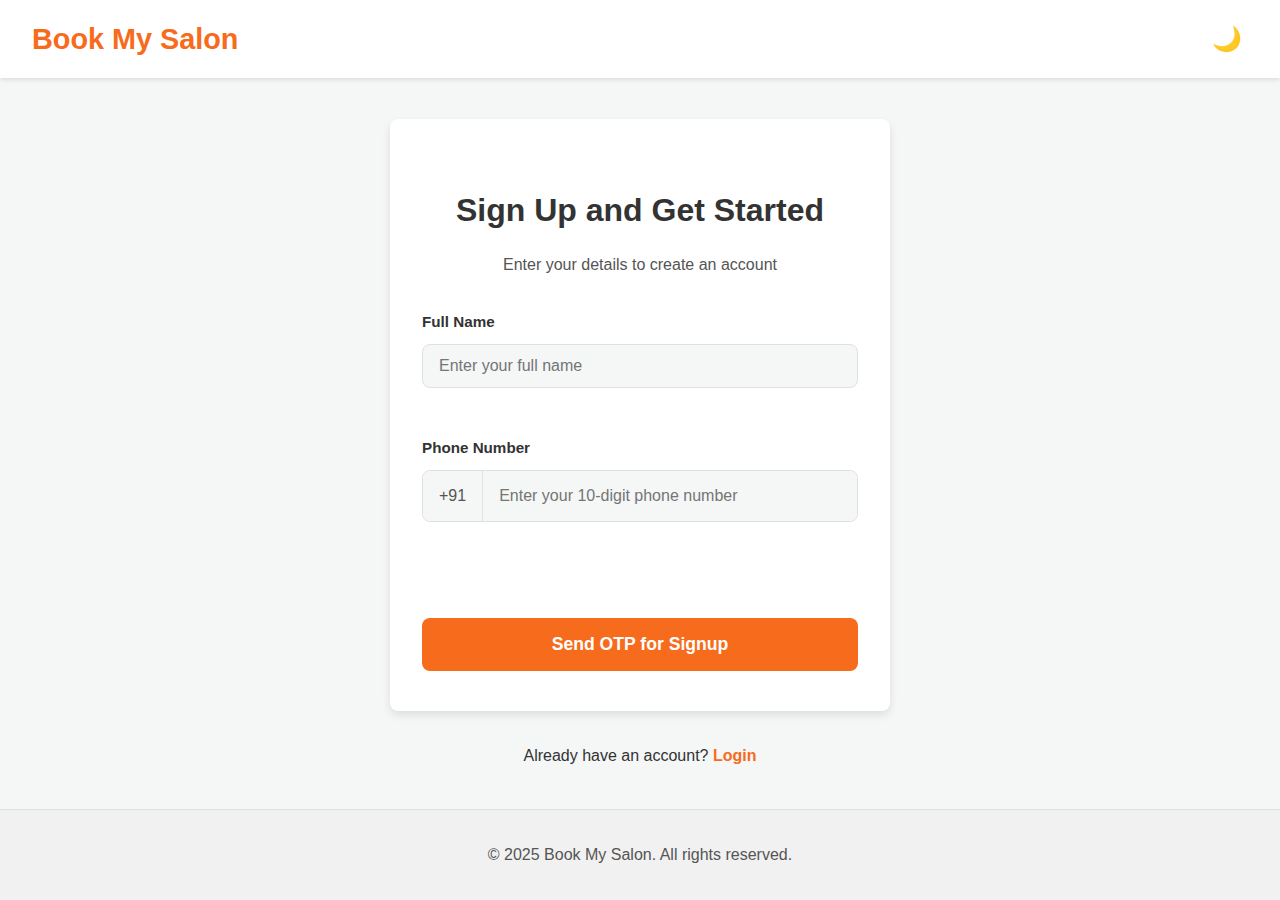
<file: userinfo.html>
<!DOCTYPE html>
<html lang="en">
<head>
    <meta charset="UTF-8" />
    <meta name="viewport" content="width=device-width, initial-scale=1.0" />
    <title>Sign Up | Book My Salon</title>
    <link rel="stylesheet" href="global.css" />
    <style>
        /* Specific styles for the Sign Up form for better appearance */
        .info-section {
            display: flex;
            flex-direction: column;
            align-items: center;
            justify-content: center;
            flex-grow: 1; /* Allows section to take up available space */
            padding: 2rem;
            width: 100%;
            box-sizing: border-box; /* Include padding in element's total width and height */
        }

        .info-section form {
            background: var(--card-bg);
            border-radius: var(--border-radius);
            box-shadow: var(--shadow-medium);
            padding: 2.5rem 2rem; /* Increased padding for better spacing */
            max-width: 500px;
            width: 100%; /* Make form take full width up to max-width */
            margin: 0 auto; /* Center the form */
            box-sizing: border-box;
        }

        .info-section h2 {
            font-size: 2rem; /* Larger heading */
            margin-bottom: 1rem;
            color: var(--text-primary);
            text-align: center;
        }

        .info-section .subtitle {
            text-align: center;
            margin-bottom: 2rem; /* More space below subtitle */
            font-size: 1rem;
            color: var(--text-secondary);
        }

        .form-group {
            margin-bottom: 1.5rem; /* Space between form groups */
        }

        .form-group label {
            display: block; /* Label on its own line */
            margin-bottom: 0.6rem; /* Space between label and input */
            font-weight: 600;
            color: var(--text-primary);
            font-size: 0.95rem;
        }

        .phone-input-group {
            display: flex;
            border: 1px solid var(--border-color);
            border-radius: var(--border-radius);
            overflow: hidden; /* Ensures borders are rounded correctly */
            background-color: var(--bg-color); /* Matches input background */
            transition: border-color 0.2s ease, box-shadow 0.2s ease;
        }
        .phone-input-group:focus-within {
            border-color: var(--primary-color);
            box-shadow: 0 0 0 2px var(--primary-color-light-alpha); /* Light glow */
        }

        .country-code {
            padding: 0.75rem 1rem;
            background-color: var(--bg-color); /* Background for country code */
            color: var(--text-secondary);
            border-right: 1px solid var(--border-color);
            display: flex;
            align-items: center;
            font-weight: 500;
        }

        .phone-input-group input[type="tel"],
        .info-section input[type="text"],
        .info-section input[type="password"] { /* Added password type for consistency */
            flex-grow: 1; /* Take up remaining space */
            padding: 0.75rem 1rem;
            border: none;
            outline: none;
            font-size: 1rem;
            color: var(--text-primary);
            background-color: var(--bg-color); /* Match theme background */
            width: 100%; /* Ensure inputs fill container */
            box-sizing: border-box;
            -webkit-appearance: none; /* Remove default styling on iOS */
            -moz-appearance: none; /* Remove default styling on Firefox */
            appearance: none;
        }

        /* Specific styling for the full name input if it's not part of phone group */
        .info-section input[type="text"],
        .info-section input[type="password"] { /* Apply consistent styling */
            border: 1px solid var(--border-color);
            border-radius: var(--border-radius);
            background-color: var(--bg-color);
            padding: 0.75rem 1rem;
            transition: border-color 0.2s ease, box-shadow 0.2s ease;
        }
        .info-section input[type="text"]:focus,
        .info-section input[type="password"]:focus {
            border-color: var(--primary-color);
            box-shadow: 0 0 0 2px var(--primary-color-light-alpha);
        }

        .validation-message {
            min-height: 1.2em; /* Reserve space for validation messages */
            margin-top: 0.5rem;
            font-size: 0.85rem;
            color: red; /* Default to red for error messages */
        }

        .submit-btn {
            width: 100%;
            padding: 1rem;
            background-color: var(--primary-color);
            color: var(--button-text);
            border: none;
            border-radius: var(--border-radius);
            font-size: 1.1rem;
            font-weight: bold;
            cursor: pointer;
            transition: background-color 0.3s ease, opacity 0.3s ease;
            margin-top: 2rem; /* Space above button */
        }

        .submit-btn:hover:not(:disabled) {
            background-color: var(--primary-color-dark);
        }

        .submit-btn:disabled {
            background-color: var(--border-color); /* Lighter background when disabled */
            color: var(--text-secondary);
            cursor: not-allowed;
            opacity: 0.7;
        }

        .login-link-container {
            text-align: center;
            display: block;
            margin-top: 2rem; /* More space below form */
            font-size: 1rem;
            color: var(--text-primary);
        }

        .login-link-container a {
            color: var(--primary-color);
            text-decoration: none;
            font-weight: 600;
        }
        .login-link-container a:hover {
            text-decoration: underline;
        }

        /* Responsive adjustments */
        @media (max-width: 600px) {
            .info-section form {
                padding: 1.5rem 1rem;
            }
            .info-section h2 {
                font-size: 1.75rem;
            }
            .submit-btn {
                font-size: 1rem;
                padding: 0.9rem;
            }
        }
    </style>
</head>
<body data-theme="light">
    <header>
        <a href="frontpage.html" class="logo" id="logoLink">Book My Salon</a>
        <div class="header-controls">
            <div class="header-actions">
                <button class="theme-toggle" id="themeToggle" aria-label="Toggle theme">🌙</button>
            </div>
        </div>
    </header>

    <section class="info-section">
        <form id="signupForm">
            <h2>Sign Up and Get Started</h2>
            <p class="subtitle">
                Enter your details to create an account
            </p>

            <div class="form-group">
                <label for="fullName">Full Name</label>
                <input
                    type="text"
                    id="fullName"
                    name="fullName"
                    placeholder="Enter your full name"
                    autocomplete="name"
                    required
                />
                <div class="validation-message" id="fullNameValidation"></div>
            </div>

            <div class="form-group">
                <label for="phoneNumber">Phone Number</label>
                <div class="phone-input-group">
                    <span class="country-code">+91</span>
                    <input
                        type="tel"
                        id="phoneNumber"
                        name="phoneNumber"
                        placeholder="Enter your 10-digit phone number"
                        maxlength="10"
                        pattern="[0-9]{10}"
                        autocomplete="tel"
                        required
                    />
                </div>
                <div class="validation-message" id="phoneValidation"></div>
            </div>

            <div id="otpVerificationSection" style="display:none;" class="form-group">
                <label for="otpInput">Enter OTP</label>
                <input type="text" id="otpInput" placeholder="Enter 6-digit OTP" required maxlength="6" pattern="[0-9]{6}"/>
                <div class="validation-message" id="otpError"></div>
            </div>

            <div class="validation-message" id="apiMessage"></div> 
            <button type="button" class="submit-btn" id="sendOtpBtn">
                Send OTP for Signup
            </button>
            <button type="submit" class="submit-btn" id="verifyAndRegisterBtn" style="display:none; margin-top: 1rem;">
                Verify OTP and Register
            </button>
        </form>

        <div class="login-link-container">
            Already have an account? <a href="login.html">Login</a>
        </div>
    </section>

    <footer>
        <p>© 2025 Book My Salon. All rights reserved.</p>
    </footer>

    <script src="theme-switcher.js"></script>

    <script>
        const API_BASE_URL = 'http://localhost:3000';

        // Element references
        const fullNameInput = document.getElementById('fullName');
        const phoneNumberInput = document.getElementById('phoneNumber');
        const sendOtpBtn = document.getElementById('sendOtpBtn');
        const verifyAndRegisterBtn = document.getElementById('verifyAndRegisterBtn');
        const otpVerificationSection = document.getElementById('otpVerificationSection');
        const otpInput = document.getElementById('otpInput');
        const phoneValidationDiv = document.getElementById('phoneValidation');
        const fullNameValidationDiv = document.getElementById('fullNameValidation');
        const otpErrorDiv = document.getElementById('otpError');
        const apiMessageDiv = document.getElementById('apiMessage');

        // Logo Link Management
        function updateLogoLink() {
            const token = localStorage.getItem('authToken') || localStorage.getItem('salonAuthToken');
            const logoLink = document.getElementById('logoLink');
            if (logoLink) {
                logoLink.href = localStorage.getItem('salonAuthToken') ? "salon-dashboard.html" : (localStorage.getItem('authToken') ? "dashboard.html" : "frontpage.html");
            }
        }

        // Display Message Helper
        function displayMessage(element, message, isError = true) {
            if (element) {
                element.textContent = message;
                element.style.color = isError ? 'red' : 'green';
            }
        }

        // --- Validation Functions ---
        function validateFullName(fullName) {
            if (!fullName || fullName.trim().length < 3) {
                displayMessage(fullNameValidationDiv, 'Full name is required and must be at least 3 characters.');
                return false;
            }
            displayMessage(fullNameValidationDiv, '', false); // Clear error
            return true;
        }

        function validatePhoneNumber(phoneNumber) {
            if (!phoneNumber || !/^\d{10}$/.test(phoneNumber)) {
                displayMessage(phoneValidationDiv, 'Please enter a valid 10-digit phone number.');
                return false;
            }
            displayMessage(phoneValidationDiv, '', false); // Clear error
            return true;
        }

        function validateOtp(otp) {
            if (!otp || !/^\d{6}$/.test(otp)) {
                displayMessage(otpErrorDiv, 'Please enter a valid 6-digit OTP.');
                return false;
            }
            displayMessage(otpErrorDiv, '', false); // Clear error
            return true;
        }
        // --- End Validation Functions ---


        // --- Event Listeners for Real-time Validation ---
        fullNameInput.addEventListener('input', (e) => validateFullName(e.target.value));
        phoneNumberInput.addEventListener('input', (e) => validatePhoneNumber(e.target.value));
        otpInput.addEventListener('input', (e) => validateOtp(e.target.value));
        // --- End Event Listeners for Real-time Validation ---


        // --- Send OTP Handler ---
        sendOtpBtn.addEventListener('click', async (e) => {
            e.preventDefault();

            const fullName = fullNameInput.value.trim();
            const phoneNumber = phoneNumberInput.value.trim();

            // Validate all fields before sending OTP
            const isFullNameValid = validateFullName(fullName);
            const isPhoneNumberValid = validatePhoneNumber(phoneNumber);

            if (!isFullNameValid || !isPhoneNumberValid) {
                displayMessage(apiMessageDiv, 'Please correct the errors in the form.', true);
                return;
            }

            sendOtpBtn.disabled = true;
            sendOtpBtn.textContent = 'Sending OTP...';
            displayMessage(apiMessageDiv, '', false); // Clear previous messages

            const fullPhoneNumber = `+91${phoneNumber}`;

            try {
                // Call the new Twilio Send OTP API endpoint for user-signup
                const response = await fetch(`${API_BASE_URL}/api/auth/send-otp`, { // <--- Changed Endpoint
                    method: 'POST',
                    headers: { 'Content-Type': 'application/json' },
                    body: JSON.stringify({ phoneNumber: fullPhoneNumber, mode: 'user-signup' }) // <--- Added mode
                });

                const data = await response.json();

                if (response.ok && data.success) {
                    displayMessage(apiMessageDiv, 'OTP sent successfully! Enter the code to register.', false);
                    localStorage.setItem('tempPhoneNumber', phoneNumber); // Store temporarily
                    localStorage.setItem('tempFullName', fullName);     // Store temporarily
                    localStorage.setItem('otpMode', 'user-signup');     // Identify the mode

                    // Show OTP section and hide send button
                    otpVerificationSection.style.display = 'block';
                    sendOtpBtn.style.display = 'none';
                    verifyAndRegisterBtn.style.display = 'block';

                } else if (data.action === 'redirect_to_login') { // Backend might send action
                    displayMessage(apiMessageDiv, data.message || 'This phone number is already registered. Redirecting to login...', true);
                    localStorage.removeItem('tempPhoneNumber');
                    localStorage.removeItem('tempFullName');
                    localStorage.removeItem('otpMode');
                    setTimeout(() => { window.location.href = 'login.html'; }, 2000);
                }
                else {
                    displayMessage(apiMessageDiv, data.message || 'Failed to send OTP. Please check your number.');
                }

            } catch (error) {
                console.error('Send OTP Error:', error);
                displayMessage(apiMessageDiv, 'Network error. Could not connect to the server.');
            } finally {
                if (otpVerificationSection.style.display !== 'block') { // Only re-enable if OTP not successfully sent
                    sendOtpBtn.disabled = false;
                    sendOtpBtn.textContent = 'Send OTP for Signup';
                }
            }
        });
        // --- End Send OTP Handler ---


        // --- Verify OTP and Register Handler ---
        verifyAndRegisterBtn.addEventListener('click', async (e) => {
            e.preventDefault();

            const phoneNumber = localStorage.getItem('tempPhoneNumber');
            const fullName = localStorage.getItem('tempFullName');
            const otp = otpInput.value.trim();
            const mode = localStorage.getItem('otpMode'); // Retrieve the mode for verification

            // Basic validation for OTP
            if (!validateOtp(otp)) {
                displayMessage(apiMessageDiv, 'Please enter a valid 6-digit OTP.', true);
                return;
            }
            if (!phoneNumber || !fullName || mode !== 'user-signup') { // Ensure mode is correct
                displayMessage(apiMessageDiv, 'Session expired or data missing. Please restart signup.', true);
                // Optionally redirect to refresh page
                // setTimeout(() => window.location.reload(), 2000);
                return;
            }

            verifyAndRegisterBtn.disabled = true;
            verifyAndRegisterBtn.textContent = 'Verifying & Registering...';
            displayMessage(apiMessageDiv, '', false); // Clear previous messages

            try {
                // First, verify the OTP using user auth endpoint
                const verifyResponse = await fetch(`${API_BASE_URL}/api/auth/verify-otp`, { // <--- Changed Endpoint
                    method: 'POST',
                    headers: { 'Content-Type': 'application/json' },
                    body: JSON.stringify({ phoneNumber: `+91${phoneNumber}`, otp: otp, mode: mode }) // <--- Added mode
                });
                const verifyData = await verifyResponse.json();

                if (verifyResponse.ok && verifyData.success) {
                    // OTP is verified. Now proceed with user registration.
                    displayMessage(apiMessageDiv, 'OTP verified. Registering account...', false);

                    // If your /api/auth/verify-otp already registers the user upon successful OTP,
                    // you might not need a separate /api/auth/register call.
                    // Assuming verify-otp *does* handle registration for 'user-signup' mode:
                    if (verifyData.token) {
                        localStorage.removeItem('tempPhoneNumber'); // Clear temporary data
                        localStorage.removeItem('tempFullName');
                        localStorage.removeItem('otpMode');

                        // Store actual auth token and user name
                        localStorage.setItem('authToken', verifyData.token);
                        localStorage.setItem('userName', verifyData.user.fullName); // Use user details from verifyData

                        displayMessage(apiMessageDiv, 'Registration successful! Redirecting to dashboard...', false);
                        setTimeout(() => {
                            window.location.href = 'dashboard.html';
                        }, 1500);
                    } else {
                        // This else block might be hit if verify-otp succeeds but doesn't return a token
                        // which implies registration didn't complete or the response structure is different.
                        displayMessage(apiMessageDiv, 'OTP verified, but failed to complete registration. Please try again.', true);
                    }
                    
                    // Old approach: Separate register call (remove this if verify-otp handles registration)
                    /*
                    const registerResponse = await fetch(`${API_BASE_URL}/api/auth/register`, {
                        method: 'POST',
                        headers: { 'Content-Type': 'application/json' },
                        body: JSON.stringify({
                            fullName: fullName,
                            phoneNumber: `+91${phoneNumber}`
                        })
                    });
                    const registerData = await registerResponse.json();

                    if (registerResponse.ok && registerData.success) {
                        displayMessage(apiMessageDiv, 'Registration successful! Redirecting to dashboard...', false);
                        localStorage.removeItem('tempPhoneNumber'); // Clear temporary data
                        localStorage.removeItem('tempFullName');
                        localStorage.removeItem('otpMode');

                        // Store actual auth token and user name
                        localStorage.setItem('authToken', registerData.token);
                        localStorage.setItem('userName', registerData.user.fullName);

                        setTimeout(() => {
                            window.location.href = 'dashboard.html';
                        }, 1500);

                    } else if (registerResponse.status === 409) { // Phone number already registered
                        displayMessage(apiMessageDiv, 'This phone number is already registered. Redirecting to login...', true);
                        localStorage.removeItem('tempPhoneNumber');
                        localStorage.removeItem('tempFullName');
                        localStorage.removeItem('otpMode');
                        setTimeout(() => { window.location.href = 'login.html'; }, 2000);
                    } else {
                        displayMessage(apiMessageDiv, registerData.message || 'Registration failed. Please try again.');
                    }
                    */

                } else {
                    displayMessage(apiMessageDiv, verifyData.message || 'OTP verification failed. Please try again.');
                }

            } catch (error) {
                console.error('Registration/Verification Error:', error);
                displayMessage(apiMessageDiv, 'Network error during registration or verification.');
            } finally {
                verifyAndRegisterBtn.disabled = false;
                verifyAndRegisterBtn.textContent = 'Verify OTP and Register';
            }
        });
        // --- End Verify OTP and Register Handler ---


        // Initialize on page load
        document.addEventListener('DOMContentLoaded', () => {
            updateLogoLink();
            // Check if there's ongoing OTP session from a previous reload/navigation
            const storedPhoneNumber = localStorage.getItem('tempPhoneNumber');
            const storedFullName = localStorage.getItem('tempFullName');
            const storedOtpMode = localStorage.getItem('otpMode');

            if (storedPhoneNumber && storedFullName && storedOtpMode === 'user-signup') {
                phoneNumberInput.value = storedPhoneNumber;
                fullNameInput.value = storedFullName;
                otpVerificationSection.style.display = 'block';
                sendOtpBtn.style.display = 'none';
                verifyAndRegisterBtn.style.display = 'block';
                displayMessage(apiMessageDiv, 'Please enter the OTP to complete registration.', false);
            }
        });
    </script>
</body>
</html>
</file>
<file: global.css>
/* --- Global Styles --- */
:root {
    --primary-color: #f76b1c; /* A warm orange */
    --primary-color-dark: #e05e16;
    --accent-color: #4CAF50; /* Green for success/highlights */
    --accent-dark: #388e3c;

    /* Light Theme Color Variables */
    --bg-light: #f4f7f6;
    --text-primary-light: #333;
    --text-secondary-light: #555;
    --text-heading-light: #222; /* Added for headings */
    --header-bg-light: #ffffff;
    --footer-bg-light: #f1f1f1;
    --border-color-light: #e0e0e0;
    --card-bg-light: #ffffff;
    --card-shadow-light: rgba(0, 0, 0, 0.1);
    --input-bg-light: #ffffff; /* Added for input backgrounds */
    --button-hover-bg-light: #f0f0f0; /* Added for general button hover */
    
    /* Status Message Colors (Light) */
    --info-bg-light: #e0f7fa;
    --info-border-light: #b2ebf2;
    --info-text-light: #00838f;
    --success-bg-light: #e8f5e9;
    --success-border-light: #c8e6c9;
    --success-text-light: #2e7d32;
    --error-bg-light: #ffebee;
    --error-border-light: #ef9a9a;
    --error-text-light: #c62828;


    /* Dark Theme Color Variables */
    --bg-dark: #282c36;
    --text-primary-dark: #f0f0f0;
    --text-secondary-dark: #bbb;
    --text-heading-dark: #f8f9fa; /* Added for headings */
    --header-bg-dark: #20232a;
    --footer-bg-dark: #20232a;
    --border-color-dark: #444;
    --card-bg-dark: #3a3f4b;
    --card-shadow-dark: rgba(0, 0, 0, 0.3);
    --input-bg-dark: #4a4f5b; /* Added for input backgrounds */
    --button-hover-bg-dark: #4a4a4a; /* Added for general button hover */

    /* Status Message Colors (Dark) */
    --info-bg-dark: #264e52;
    --info-border-dark: #4db6ac;
    --info-text-dark: #80cbc4;
    --success-bg-dark: #38643b;
    --success-border-dark: #81c784;
    --success-text-dark: #a5d6a7;
    --error-bg-dark: #7f3232;
    --error-border-dark: #ef5350;
    --error-text-dark: #ef9a9a;

    /* Common Variables (used by both themes) */
    --button-text: #ffffff; /* White text for most buttons */
    --shadow-small: 0 2px 4px rgba(0,0,0,0.1);
    --shadow-medium: 0 4px 8px rgba(0,0,0,0.1);
    --shadow-hover: 0 6px 12px rgba(0,0,0,0.15);
    --border-radius: 8px;
    --padding-default: 1rem;
}

/* Theme Application */
body[data-theme='light'] {
    --bg-color: var(--bg-light);
    --text-primary: var(--text-primary-light);
    --text-secondary: var(--text-secondary-light);
    --text-heading: var(--text-heading-light); /* Apply heading color */
    --header-bg: var(--header-bg-light);
    --footer-bg: var(--footer-bg-light);
    --footer-text-color: var(--text-secondary-light);
    --border-color: var(--border-color-light);
    --card-bg: var(--card-bg-light);
    --card-shadow: var(--card-shadow-light);
    --logo-color: var(--primary-color);
    --accent-primary: var(--primary-color);
    --accent-dark-hover: var(--primary-color-dark); /* Renamed for clarity */
    --input-bg: var(--input-bg-light); /* Apply input background */
    --button-general-hover-bg: var(--button-hover-bg-light); /* Apply general button hover */

    --info-bg: var(--info-bg-light);
    --info-border: var(--info-border-light);
    --info-text: var(--info-text-light);
    --success-bg: var(--success-bg-light);
    --success-border: var(--success-border-light);
    --success-text: var(--success-text-light);
    --error-bg: var(--error-bg-light);
    --error-border: var(--error-border-light);
    --error-text: var(--error-text-light);
}

body[data-theme='dark'] {
    --bg-color: var(--bg-dark);
    --text-primary: var(--text-primary-dark);
    --text-secondary: var(--text-secondary-dark);
    --text-heading: var(--text-heading-dark); /* Apply heading color */
    --header-bg: var(--header-bg-dark);
    --footer-bg: var(--footer-bg-dark);
    --footer-text-color: var(--text-secondary-dark);
    --border-color: var(--border-color-dark);
    --card-bg: var(--card-bg-dark);
    --card-shadow: var(--card-shadow-dark);
    --logo-color: var(--primary-color);
    --accent-primary: var(--primary-color);
    --accent-dark-hover: var(--primary-color-dark); /* Renamed for clarity */
    --input-bg: var(--input-bg-dark); /* Apply input background */
    --button-general-hover-bg: var(--button-hover-bg-dark); /* Apply general button hover */

    --info-bg: var(--info-bg-dark);
    --info-border: var(--info-border-dark);
    --info-text: var(--info-text-dark);
    --success-bg: var(--success-bg-dark);
    --success-border: var(--success-border-dark);
    --success-text: var(--success-text-dark);
    --error-bg: var(--error-bg-dark);
    --error-border: var(--error-border-dark);
    --error-text: var(--error-text-dark);
}

/* Base Body Styles */
html, body {
    margin: 0;
    padding: 0;
    height: 100%; /* Important for flexbox layout on body */
}

body {
    font-family: 'Segoe UI', Tahoma, Geneva, Verdana, sans-serif;
    line-height: 1.6;
    background-color: var(--bg-color);
    color: var(--text-primary);
    transition: background-color 0.3s ease, color 0.3s ease;
    display: flex;
    flex-direction: column; /* Default to column for pages without sidebar (like frontpage) */
    min-height: 100vh; /* Ensure body takes full viewport height */
}

/* Header Styles (for frontpage and general headers) */
header {
    background-color: var(--header-bg);
    color: var(--text-primary);
    padding: 1rem 2rem;
    display: flex;
    justify-content: space-between; /* Pushes logo left, controls right */
    align-items: center;
    box-shadow: var(--shadow-small);
    flex-wrap: wrap; /* Allow items to wrap on smaller screens */
    z-index: 1000; /* Ensure header is on top */
}

header .logo {
    font-size: 1.8rem;
    font-weight: bold;
    color: var(--primary-color); /* Use primary color for logo */
    text-decoration: none;
    /* margin-right: auto; // Not needed with justify-content: space-between */
}

.header-controls {
    display: flex;
    align-items: center;
    gap: 1.5rem; /* Space between action groups (e.g., Partner btn & Auth btns) */
}

.header-actions {
    display: flex;
    align-items: center;
    gap: 1rem; /* Space between individual buttons like login, signup */
}

.auth-buttons {
    display: flex;
    gap: 0.5rem; /* Space between login/signup */
}

/* General Button Styles */
.btn {
    display: inline-block;
    padding: 0.75rem 1.2rem;
    border-radius: var(--border-radius);
    text-decoration: none;
    font-weight: 600;
    transition: background-color 0.3s ease, color 0.3s ease;
    cursor: pointer;
    border: 1px solid transparent; /* Default border */
    white-space: nowrap; /* Prevent button text from wrapping */
}

.btn-partner {
    background-color: var(--accent-color);
    color: var(--button-text);
}
.btn-partner:hover {
    background-color: var(--accent-dark);
}

.btn-login {
    background-color: transparent;
    color: var(--primary-color);
    border-color: var(--primary-color); /* Add border for login */
}
.btn-login:hover {
    background-color: var(--primary-color);
    color: var(--button-text);
}

.btn-signup {
    background-color: var(--primary-color);
    color: var(--button-text);
}
.btn-signup:hover {
    background-color: var(--primary-color-dark);
}

/* Theme Toggle Button */
.theme-toggle {
    background: none;
    border: none;
    font-size: 1.5rem; /* Larger icon */
    cursor: pointer;
    margin-left: 1rem; /* Space from other buttons */
    color: var(--text-primary); /* Default icon color */
    transition: color 0.3s ease;
    line-height: 1; /* Helps vertical alignment */
    display: flex; /* Helps center icon if it's an emoji/text */
    align-items: center;
    justify-content: center;
}
.theme-toggle:hover {
    color: var(--primary-color);
}

/* Main Content Wrapper (for pages like frontpage) */
main {
    flex-grow: 1; /* Allows main content to push footer down */
}

/* Footer Styles */
footer {
    background-color: var(--footer-bg);
    color: var(--footer-text-color);
    text-align: center;
    padding: 1rem;
    border-top: 1px solid var(--border-color);
    margin-top: auto; /* Push footer to the bottom */
}


/* --- Dashboard/Sidebar Layout (global.css) --- */
/* (ఇది డాష్‌బోర్డ్ పేజీల కోసం) */

/* Wrapper for sidebar and main content */
.dashboard-wrapper {
    display: flex;
    width: 100%;
    position: relative;
    min-height: 100vh; /* Ensure wrapper takes full height */
}

/* Sidebar Styling */
.sidebar {
    width: 240px; /* Default width */
    min-width: 240px; /* Prevent shrinking below this */
    background-color: var(--card-bg); /* Use card background for sidebar */
    color: var(--text-primary);
    box-shadow: var(--card-shadow); /* Use existing card shadow */
    transition: all 0.3s ease;
    position: fixed; /* Fixed sidebar */
    height: 100%;
    overflow-y: auto; /* Scrollable if content is long */
    left: 0;
    top: 0;
    z-index: 1050; /* Above main content */
    display: flex;
    flex-direction: column;
}

.sidebar.collapsed {
    width: 60px; /* Collapsed width */
    min-width: 60px;
}

.sidebar-header {
    display: flex;
    justify-content: space-between;
    align-items: center;
    padding: 1rem;
    border-bottom: 1px solid var(--border-color);
    background-color: var(--header-bg); /* Use header bg for sidebar header */
}

.sidebar-header .logo {
    font-size: 1.5rem;
    font-weight: bold;
    color: var(--logo-color);
    white-space: nowrap; /* Keep logo on one line */
    opacity: 1; /* Always visible */
    transition: opacity 0.3s ease;
}

.sidebar.collapsed .sidebar-header .logo {
    opacity: 0; /* Hide logo when collapsed */
    width: 0;
    overflow: hidden;
    padding: 0;
}

.sidebar .toggle-btn {
    background: none;
    border: none;
    color: var(--text-primary);
    font-size: 1.5rem;
    cursor: pointer;
    padding: 0.5rem;
    transition: color 0.3s ease;
}
.sidebar .toggle-btn:hover {
    color: var(--primary-color);
}
.sidebar.collapsed .toggle-btn {
    margin-left: auto; /* Push toggle to right when logo is hidden */
}


.sidebar ul {
    list-style: none;
    padding: 0;
    margin: 0;
    flex-grow: 1; /* Allows list to take remaining space */
}

.sidebar li {
    margin: 0;
    position: relative;
}

.sidebar li a {
    display: flex;
    align-items: center;
    padding: 1rem;
    color: var(--text-primary);
    text-decoration: none;
    transition: background-color 0.3s ease, color 0.3s ease;
    white-space: nowrap; /* Prevent text wrapping */
}

.sidebar li a i { /* Icon styling */
    font-size: 1.2rem;
    margin-right: 1rem;
    width: 20px; /* Fixed width for icons to align text */
    text-align: center;
}

.sidebar.collapsed li a span {
    display: none; /* Hide text when sidebar is collapsed */
}

.sidebar.collapsed li a i {
    margin-right: 0; /* No margin when only icon is visible */
    width: auto; /* Auto width for icons */
}

.sidebar li.active a,
.sidebar li a:hover {
    background-color: var(--primary-color);
    color: white;
}

.sidebar li.active a i,
.sidebar li a:hover i {
    color: white; /* Ensure icon color also changes on hover/active */
}


/* Main Content Area (for dashboard) */
.main-content-area {
    flex-grow: 1; /* Take all remaining space */
    margin-left: 240px; /* Default: space for expanded sidebar */
    transition: margin-left 0.3s ease;
    display: flex; /* For header, main, footer layout */
    flex-direction: column;
    min-height: 100vh;
}

/* Adjust main content area when sidebar is collapsed */
.sidebar.collapsed + .main-content-area {
    margin-left: 60px; /* Space for collapsed sidebar */
}

/* Dashboard Header (for the main content area) */
.dashboard-header {
    display: flex;
    justify-content: flex-end; /* Push theme toggle to right */
    align-items: center;
    padding: 1rem 2rem;
    background-color: var(--header-bg);
    box-shadow: var(--shadow-small);
    z-index: 100; /* Below sidebar */
    /* position: sticky; top: 0; */
}

.dashboard-header .header-right {
    display: flex;
    align-items: center;
    gap: 1rem;
}

/* Footer in main content area */
.main-content-area footer {
    margin-top: auto; /* Pushes footer to the bottom */
}


/* --- Responsive Adjustments --- */
@media (max-width: 768px) {
    /* Header adjustments for frontpage */
    header {
        flex-direction: column;
        align-items: flex-start;
        padding: 1rem;
    }
    header .logo {
        margin-right: 0; /* Reset margin */
        margin-bottom: 1rem; /* Space below logo */
    }
    .header-controls {
        width: 100%;
        justify-content: space-between;
        flex-direction: column; /* Stack actions vertically */
        align-items: flex-start;
        gap: 0.5rem; /* Reduced gap */
    }
    .header-actions {
        width: 100%;
        flex-direction: column;
        align-items: flex-start;
        gap: 0.5rem;
    }
    .auth-buttons {
        flex-direction: column;
        width: 100%;
        gap: 0.5rem;
    }
    .auth-buttons .btn, .btn-partner {
        width: 100%;
        text-align: center;
    }
    .theme-toggle {
        margin-left: 0; /* Reset margin */
        margin-top: 0.5rem; /* Space from other buttons */
        width: 100%;
        text-align: right; /* Keep toggle icon to the right */
        justify-content: flex-end;
    }

    /* Dashboard specific responsive */
    .dashboard-wrapper {
        flex-direction: column; /* Stack sidebar and main content */
    }

    .sidebar {
        position: fixed;
        left: -240px; /* Hide sidebar off-screen */
        width: 240px;
        z-index: 1100; /* Higher z-index for mobile overlay */
        top: 0;
        height: 100%;
        box-shadow: 0 0 15px rgba(0,0,0,0.2);
    }
    
    .sidebar.collapsed { /* On mobile, "collapsed" means hidden */
        left: -240px;
    }

    .sidebar.active { /* Show sidebar when active on mobile */
        left: 0;
    }

    .sidebar-header .logo {
        opacity: 1; /* Always show logo on mobile */
        width: auto;
    }
    .sidebar-header .toggle-btn {
        margin-left: 0; /* Reset margin */
    }

    .sidebar li a span {
        display: inline; /* Always show text on mobile */
    }

    .main-content-area {
        margin-left: 0; /* Main content takes full width */
        width: 100%;
    }
    
    .sidebar.collapsed + .main-content-area {
        margin-left: 0; /* Also no margin when "collapsed" on mobile */
    }

    /* Overlay for mobile when sidebar is active */
    body.sidebar-active::after {
        content: '';
        position: fixed;
        top: 0;
        left: 0;
        right: 0;
        bottom: 0;
        background-color: rgba(0, 0, 0, 0.5);
        z-index: 1000; /* Below sidebar, above main content */
        cursor: pointer;
    }

    .dashboard-header {
        justify-content: flex-end; /* Keep theme toggle to right */
        padding: 1rem;
    }
    /* If you want a logo in dashboard header on mobile */
    .dashboard-header .header-left {
        /* display: flex; align-items: center; */
    }
    .dashboard-header .logo {
        /* font-size: 1.5rem; font-weight: bold; color: var(--logo-color); */
    }
    
}

/* Generic icon styles (replace with actual font icons or SVGs) */
.icon-home::before { content: '🏠'; }
.icon-barber::before { content: '💈'; }
.icon-calendar::before { content: '📅'; }
.icon-user::before { content: '👤'; }
.icon-register::before { content: '✍️'; }
.icon-logout::before { content: '🚪'; }

/* -------------------------------------------------------------------------------------------------- */
/* --- NEW/MODIFIED STYLES FOR SALON LIST PAGE (ONLY THESE SECTIONS ARE CHANGED/ADDED) --- */
/* -------------------------------------------------------------------------------------------------- */

/* Main Content Area specific for pages with dynamic content like salons list */
.main-content-area {
    padding: 20px; /* Adjust padding as needed for inner content */
    /* margin-left is already handled above for sidebar */
}

/* Container for Filters & Salon List */
.container {
    max-width: 1200px; /* Limit width for better readability */
    margin: 0 auto; /* Center the container */
    padding: 0; /* Reset padding as main-content-area handles it */
}

/* Filters and Sort Section */
.filters-sort-section {
    display: flex; /* Use flexbox for horizontal arrangement */
    flex-wrap: wrap; /* Allow items to wrap on smaller screens */
    gap: 10px; /* Space between elements */
    margin-bottom: 25px;
    background-color: var(--card-bg); /* Use theme variable */
    padding: 15px;
    border-radius: var(--border-radius); /* Use existing border-radius variable */
    box-shadow: var(--shadow-small); /* Use existing shadow variable */
    align-items: center; /* Vertically align items */
}

.filters-sort-section input[type="text"],
.filters-sort-section select {
    padding: 10px 15px;
    border: 1px solid var(--border-color); /* Use theme variable */
    border-radius: 5px;
    font-size: 1rem;
    background-color: var(--input-bg); /* Use theme variable */
    color: var(--text-primary); /* Use theme variable */
    flex: 1 1 200px; /* Allow items to grow/shrink, with a base width */
    min-width: 150px; /* Ensure a minimum width */
}

.filters-sort-section button {
    padding: 10px 20px;
    background-color: var(--primary-color); /* Use theme variable */
    color: var(--button-text); /* Use common button text color */
    border: none;
    border-radius: 5px;
    cursor: pointer;
    font-size: 1rem;
    transition: background-color 0.3s ease;
}

.filters-sort-section button:hover {
    background-color: var(--primary-color-dark); /* Use existing primary-color-dark for hover */
}

/* Location Status Message */
.location-status-message {
    padding: 12px 15px;
    margin-bottom: 20px;
    border-radius: var(--border-radius); /* Use existing border-radius */
    display: flex;
    align-items: center;
    gap: 10px;
    font-weight: bold;
    color: var(--text-primary); /* Default text color */
}

.location-status-message .icon {
    font-size: 1.2em;
}

.location-status-message.info {
    background-color: var(--info-bg);
    border: 1px solid var(--info-border);
    color: var(--info-text);
}

.location-status-message.success {
    background-color: var(--success-bg);
    border: 1px solid var(--success-border);
    color: var(--success-text);
}

.location-status-message.error {
    background-color: var(--error-bg);
    border: 1px solid var(--error-border);
    color: var(--error-text);
}


/* Salon Grid Layout (THE MAIN CHANGE FOR ORDERING) */
.salon-grid {
    display: grid; /* This is key for grid layout */
    grid-template-columns: repeat(auto-fill, minmax(280px, 1fr)); /* Responsive columns */
    gap: 25px; /* Space between salon cards */
    padding: 20px 0;
}

/* Individual Salon Card Styling */
.salon-card {
    background-color: var(--card-bg); /* Use theme variable */
    border-radius: var(--border-radius); /* Use existing border-radius */
    box-shadow: var(--shadow-medium); /* Use existing shadow variable */
    overflow: hidden; /* Ensures image corners are rounded */
    transition: transform 0.2s ease-in-out, box-shadow 0.2s ease-in-out;
    display: flex; /* Flex container for content inside card */
    flex-direction: column; /* Stack image and text vertically */
    height: 100%; /* Ensures all cards in a row have same height */
}

.salon-card:hover {
    transform: translateY(-5px); /* Subtle lift effect on hover */
    box-shadow: var(--shadow-hover); /* Use existing hover shadow */
}

.salon-card img {
    width: 100%;
    height: 180px; /* Fixed height for consistent image size */
    object-fit: cover; /* Ensures images cover the area without distortion */
    border-bottom: 1px solid var(--border-color);
}

.salon-card h3 {
    margin-top: 15px;
    margin-bottom: 8px;
    color: var(--text-heading); /* Use the new heading text variable */
    font-size: 1.3em;
    padding: 0 1rem; /* Add padding to match the content div */
}

.salon-card p {
    margin-bottom: 5px;
    color: var(--text-primary); /* Use theme variable */
    font-size: 0.95em;
    line-height: 1.4;
    padding: 0 1rem; /* Add padding to match the content div */
}
/* Ensure the padding for text within the card is handled, as the existing HTML had a div around it. */
.salon-card > div { /* Target the div directly inside salon-card */
    padding: 0 1rem 1rem;
    flex-grow: 1; /* Allow content to push button down */
    display: flex;
    flex-direction: column;
}
.salon-card > div > p { /* Remove specific p padding if parent div already has it */
    padding: 0;
}

.salon-card .view-details-btn {
    display: block; /* Make button take full width */
    width: calc(100% - 2rem); /* Account for padding */
    padding: 10px 15px;
    margin: auto 1rem 1rem 1rem; /* Push button to bottom with auto top margin, 1rem side/bottom */
    background-color: var(--accent-color); /* Use existing accent color */
    color: var(--button-text); /* Use common button text color */
    border: none;
    border-radius: 5px;
    cursor: pointer;
    font-size: 1rem;
    transition: background-color 0.3s ease;
    text-align: center;
}

.salon-card .view-details-btn:hover {
    background-color: var(--accent-dark); /* Use existing accent-dark for hover */
}

/* Adjustments for the header's toggle button (if not already handled) */
header .toggle-btn {
    background: none;
    border: none;
    color: var(--text-primary); /* Use text-primary for header toggle */
    font-size: 1.5em;
    cursor: pointer;
    padding: 0 10px;
    position: absolute; /* Position relative to header */
    left: 10px;
    top: 50%; /* Center vertically */
    transform: translateY(-50%); /* Adjust for perfect centering */
    z-index: 1002; /* Ensure it's above other header elements if needed */
}

/* Ensure the theme toggle in the header on salons.html uses the right variable for color */
#themeToggleContainer #themeToggle { /* More specific selector */
    background: none;
    border: 1px solid var(--border-color);
    border-radius: 50%;
    width: 40px;
    height: 40px;
    display: flex;
    justify-content: center;
    align-items: center;
    font-size: 1.2em;
    cursor: pointer;
    color: var(--text-primary); /* Use text-primary for its icon */
    transition: background-color 0.3s ease, color 0.3s ease;
}

#themeToggleContainer #themeToggle:hover {
    background-color: var(--button-general-hover-bg); /* Use general button hover for subtle effect */
}


/* -------------------------------------------------------------------------------------------------- */
/* --- END OF NEW/MODIFIED STYLES --- */
/* -------------------------------------------------------------------------------------------------- */
</file>
